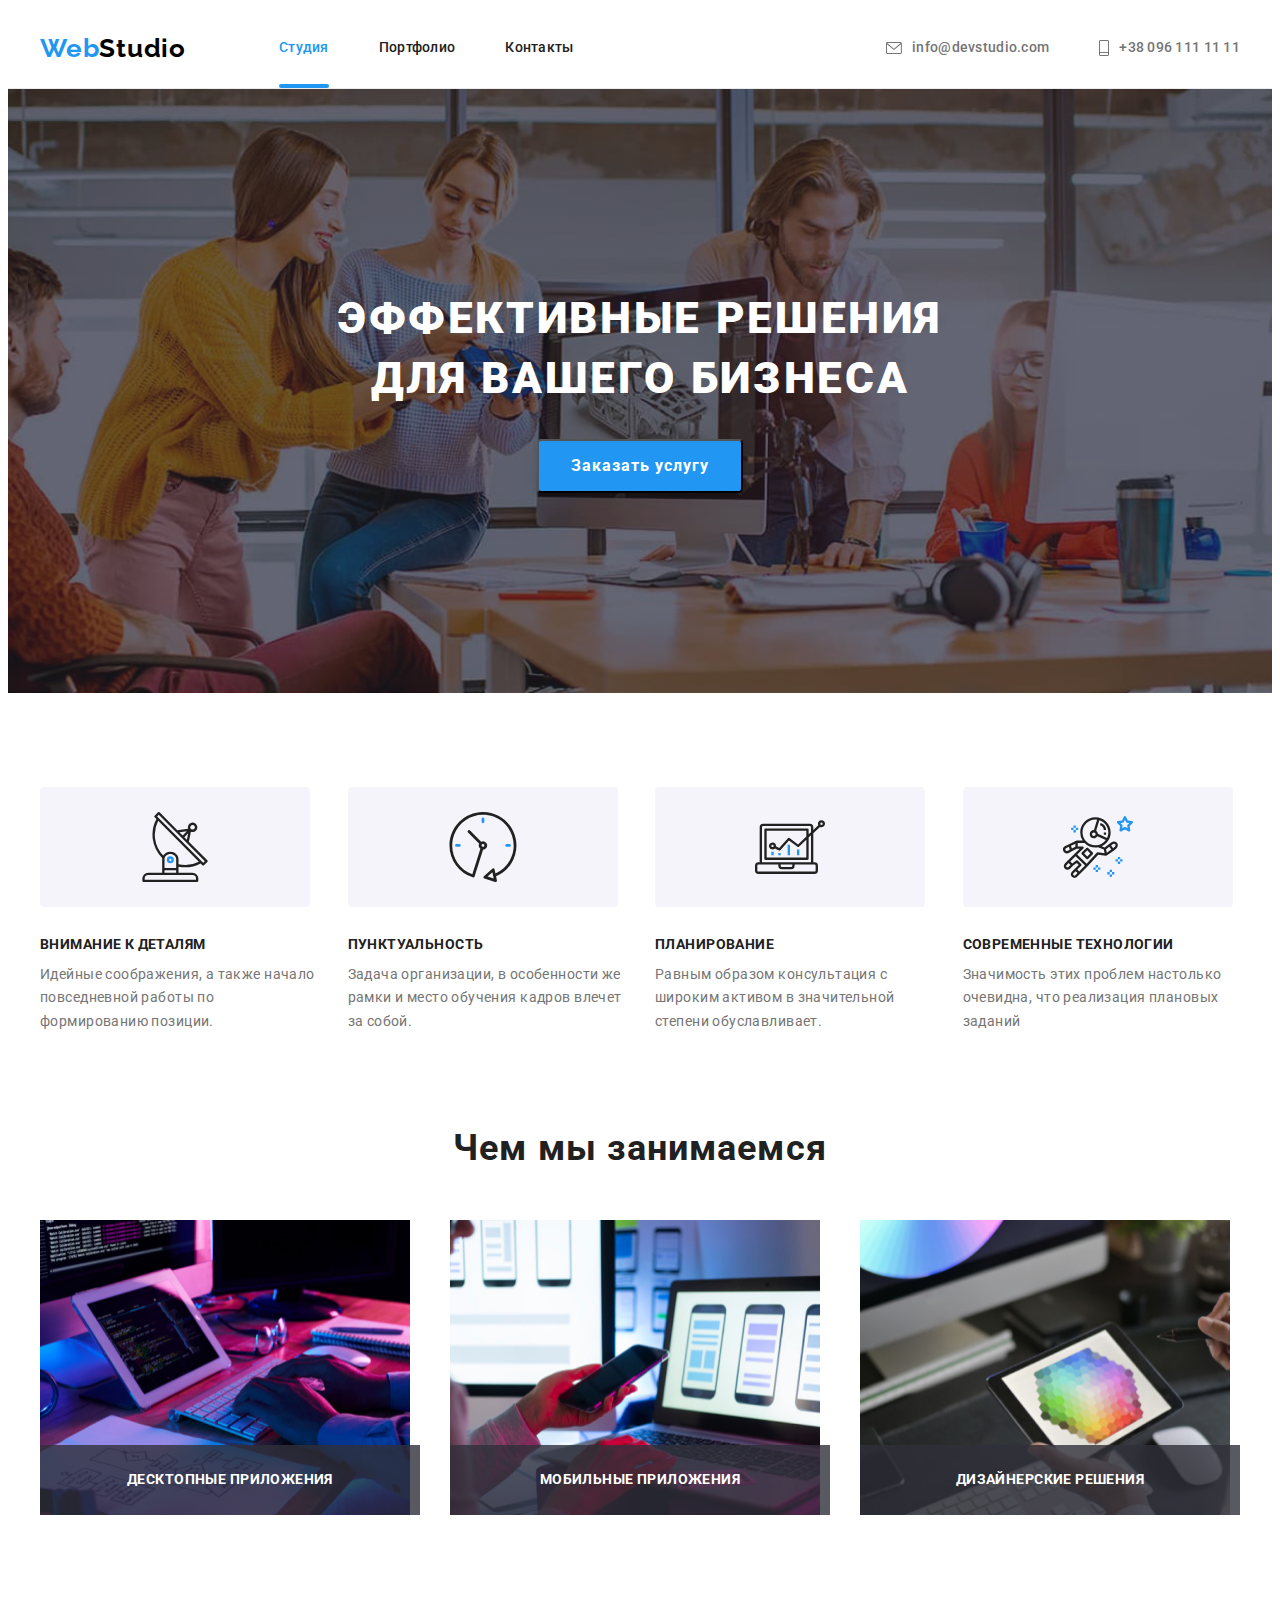
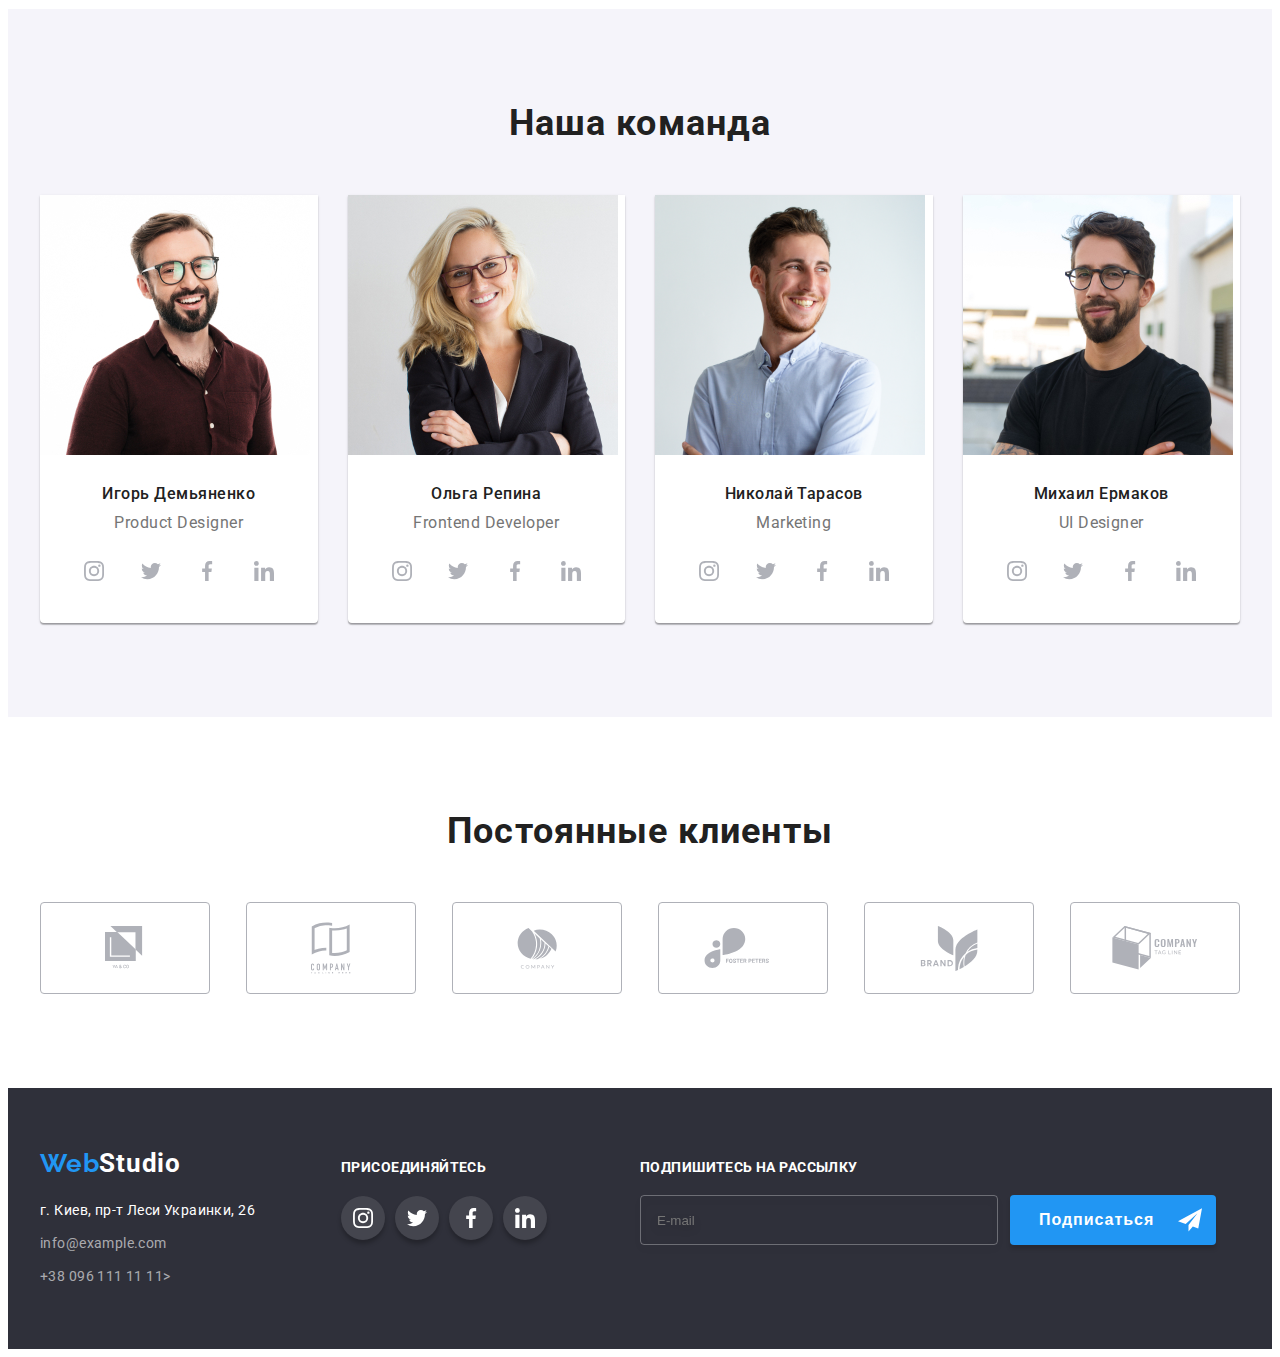
<file: index.html>
<!DOCTYPE html>
<html lang="ru">

<head>
    <meta charset="UTF-8">
    <meta http-equiv="X-UA-Compatible" content="IE=edge">
    <meta name="viewport" content="width=device-width, initial-scale=1.0">
    <title>WebStudio</title>
    <link rel="preconnect" href="https://fonts.gstatic.com">
    <link rel="stylesheet" href="https://cdnjs.cloudflare.com/ajax/libs/modern-normalize/1.1.0/modern-normalize.min.css"
        integrity="sha512-wpPYUAdjBVSE4KJnH1VR1HeZfpl1ub8YT/NKx4PuQ5NmX2tKuGu6U/JRp5y+Y8XG2tV+wKQpNHVUX03MfMFn9Q=="
        crossorigin="anonymous" referrerpolicy="no-referrer" />
    <link href="https://fonts.googleapis.com/css2?family=Raleway:wght@700&family=Roboto:wght@400;500;700;900&display=swap"
        rel="stylesheet">
    <link rel="stylesheet" href="https://cdnjs.cloudflare.com/ajax/libs/animate.css/4.1.1/animate.min.css" />
    <link rel="stylesheet" href="./css/main.min.css">
   
</head>

<body>

    <!--HEADER-->
    <header class="page-header">

        <div class="header-container container">

            <nav class="navigation">
                <a class="logo" href="./index.html"> <span class="logo-span-web">Web</span>Studio</a>
            
                <ul class="menu list">
                    <li class="menu__item">
                        <a class="menu__link link current" href="./index.html">Студия</a>
                    </li>
                    <li class="menu__item">
                        <a class="menu__link link" href="./portfolio.html">Портфолио</a>
                    </li>
                    <li class="menu__item">
                        <a class="menu__link link" href="">Контакты</a>
                    </li>
                </ul>
            </nav>
         
            <ul class="contacts-list list">
                <li class="contacts__item">
                    <a class="contacts-link mail-link link" 
                    href="mailto:info@devstudio.com">
                        <svg class="contacts__icon-mail" width="16" height="12"> 
                            <use href="./images/sprite1.svg#icon-envelope"></use>
                        </svg>
                    info@devstudio.com
                    </a>
                </li>
                <li class="contacts__item">
                     <a class="contacts-link tel-link link" href="tel:+380961111111">
                        <svg class="contacts__icon-tell" width="10" height="16">
                            <use href="./images/sprite1.svg#icon-cell"></use>
                        </svg> 
                        +38 096 111 11 11</a>
                </li>
            </ul>
          
        </div>
        
    </header>

    <!--HERO-->

    <main>

        <section class="hero">

            <div class="hero-container container">
                <h1 class="hero__title">Эффективные решения <br> для вашего бизнеса</h1>
                <button type="button" class="hero__btn" data-modal-open>Заказать услугу</button>
            </div>
            
        </section>

        <!--ADVANTAGES-->

        <section class="advantages">
            <div class="advantages-container container">
                <h2 class="visually-hidden">Преимущества</h2>
                
                <ul class="advantages__list list">
                    <li class="advantages__item">
                    
                        <div class="advantages__box">
                             <svg class="advantages__icon" width="70" height="70">
                                 <use href="./images/sprite1.svg#icon-antenna"></use>
                             </svg>
                        </div>
                        
                        <p class="advantages__slogan">Внимание к деталям</p>
                        <p class="advantages__text">Идейные соображения, а также начало повседневной работы по формированию позиции.</p>
                    </li>

                    <li class="advantages__item">

                        <div class="advantages__box">
                            <svg class="advantages__icon" width="70" height="70">
                                <use href="./images/sprite1.svg#icon-clock"></use>
                            </svg>
                        </div>

                        <p class="advantages__slogan">Пунктуальность</p>
                        <p class="advantages__text">Задача организации, в особенности же рамки и место обучения кадров влечет за собой.</p>
                    </li>

                    <li class="advantages__item">

                        <div class="advantages__box">
                            <svg class="advantages__icon" width="70" height="70">
                                <use href="./images/sprite1.svg#icon-diagram"></use>
                            </svg>
                        </div>

                        <p class="advantages__slogan">Планирование</p>
                        <p class="advantages__text">Равным образом консультация с широким активом в значительной степени обуславливает.</p>
                    </li>

                    <li class="advantages__item">

                        <div class="advantages__box">
                            <svg class="advantages__icon" width="70" height="70">
                                <use href="./images/sprite1.svg#icon-astronaut"></use>
                            </svg>
                        </div>

                        <p class="advantages__slogan">Современные технологии</p>
                        <p class="advantages__text">Значимость этих проблем настолько очевидна, что реализация плановых заданий</p>
                    </li>
                </ul>
            </div>
            
        </section>

        <!--ABOUT-->
        <section class="about section">
           <div class="about-container container">
                <h2 class="about__title">Чем мы занимаемся</h2>
                <ul class="about__list list">
                    <li class="about__item">
                        <img src="./images/about/box_1.jpg" alt="разработчик пишет код на компьютере" width="370" height="295">
                        <div class="about__subtitle">
                            <p class="about__subtitle-text"> Десктопные приложения</p>
                        </div>    
                    </li>
                    <li class="about__item">
                        <img src="./images/about/box_2.jpg" alt="разработчик делает мобильное приложение" width="370" height="295">
                        <div class="about__subtitle">
                            <p class="about__subtitle-text"> Мобильные приложения</p>
                        </div>
                    </li>
                    <li class="about__item">
                        <img src="./images/about/box_3.jpg" alt="цветная палитра на планшете" width="370" height="295">
                        <div class="about__subtitle">
                            <p class="about__subtitle-text"> Дизайнерские решения</p>
                        </div>
                    </li>
                </ul>
           </div>
        </section>

        <!--TEAM-->
        <section class="team section">

           <div class="team-container container">

                <h2 class="team__title">Наша команда</h2>

                <ul class="team__list list">

                    <li class="team__item">
                        <img src="./images/team/igor_pd.jpg" alt="Игорь Демьяненко" width="270" height="260" />
                       
                        <div class="team-box">
                            <h3 class="team__lead">Игорь Демьяненко</h3>
                            <p class="team__expert" lang="en">Product Designer</p>
                            
                            <ul class="social-list list">

                                <li class="social-list__item">
                                    <a class="social-list__link" href="">
                                        <svg class="social-list__icon" width="20" height="20">
                                            <use href="./images/sprite1.svg#icon-instagram"></use>
                                        </svg>
                                    </a>
                                </li>

                                <li class="social-list__item">
                                    <a class="social-list__link" href="">
                                        <svg class="social-list__icon" width="20" height="20">
                                            <use href="./images/sprite1.svg#icon-twitter"></use>
                                        </svg>
                                    </a>
                                </li>

                                <li class="social-list__item">
                                    <a class="social-list__link" href="">
                                        <svg class="social-list__icon" width="20" height="20">
                                            <use href="./images/sprite1.svg#icon-facebook"></use>
                                        </svg>
                                    </a>
                                </li>

                                <li class="social-list__item">
                                    <a class="social-list__link" href="">
                                        <svg class="social-list__icon" width="20" height="20">
                                            <use href="./images/sprite1.svg#icon-linkedin"></use>
                                        </svg>
                                    </a>
                                </li>
                            </ul>
                       </div>
                    </li>

                    <li class="team__item">
                        <img src="./images/team/olga_fd.jpg" alt="Ольга Репина" width="270" height="260" />
                        
                        <div class="team-box">
                            <h3 class="team__lead">Ольга Репина</h3>
                            <p class="team__expert" lang="en">Frontend Developer</p>
                            
                            <ul class="social-list list">

                                <li class="social-list__item">
                                    <a class="social-list__link" href="">
                                        <svg class="social-list__icon" width="20" height="20">
                                            <use href="./images/sprite1.svg#icon-instagram"></use>
                                        </svg>
                                    </a>
                                </li>

                                <li class="social-list__item">
                                    <a class="social-list__link" href="">
                                        <svg class="social-list__icon" width="20" height="20">
                                            <use href="./images/sprite1.svg#icon-twitter"></use>
                                        </svg>
                                    </a>
                                </li>

                                <li class="social-list__item">
                                    <a class="social-list__link" href="">
                                        <svg class="social-list__icon" width="20" height="20">
                                            <use href="./images/sprite1.svg#icon-facebook"></use>
                                        </svg>
                                    </a>
                                </li>

                                <li class="social-list__item">
                                    <a class="social-list__link" href="">
                                        <svg class="social-list__icon" width="20" height="20">
                                            <use href="./images/sprite1.svg#icon-linkedin"></use>
                                        </svg>
                                    </a>
                                </li>
                            </ul>
                        </div>
                    </li>

                    <li class="team__item">
                        <img src="./images/team/nikolay_m.jpg" alt="Николай Тарасов" width="270" height="260" />
                        
                        <div class="team-box">
                            <h3 class="team__lead">Николай Тарасов</h3>
                            <p class="team__expert" lang="en">Marketing</p>
                            
                            <ul class="social-list list">
                                
                                <li class="social-list__item">
                                    <a class="social-list__link" href="">
                                        <svg class="social-list__icon" width="20" height="20">
                                            <use href="./images/sprite1.svg#icon-instagram"></use>
                                        </svg>
                                    </a>
                                </li>

                                <li class="social-list__item">
                                    <a class="social-list__link" href="">
                                        <svg class="social-list__icon" width="20" height="20">
                                            <use href="./images/sprite1.svg#icon-twitter"></use>
                                        </svg>
                                    </a>
                                </li>

                                <li class="social-list__item">
                                    <a class="social-list__link" href="">
                                        <svg class="social-list__icon" width="20" height="20">
                                            <use href="./images/sprite1.svg#icon-facebook"></use>
                                        </svg>
                                    </a>
                                </li>

                                <li class="social-list__item">
                                    <a class="social-list__link" href="">
                                        <svg class="social-list__icon" width="20" height="20">
                                            <use href="./images/sprite1.svg#icon-linkedin"></use>
                                        </svg>
                                    </a>
                                </li>
                            </ul>
                        </div>
                    </li>

                    <li class="team__item">
                        <img src="./images/team/michael_ui.jpg" alt="Михаил Ермаков" width="270" height="260" />
                        
                        <div class="team-box">
                            <h3 class="team__lead">Михаил Ермаков</h3>
                            <p class="team__expert" lang="en">UI Designer</p>
                            
                            <ul class="social-list list">

                                <li class="social-list__item">
                                    <a class="social-list__link" href="">
                                        <svg class="social-list__icon" width="20" height="20">
                                            <use href="./images/sprite1.svg#icon-instagram"></use>
                                        </svg>
                                    </a>
                                </li>

                                <li class="social-list__item">
                                    <a class="social-list__link" href="">
                                        <svg class="social-list__icon" width="20" height="20">
                                            <use href="./images/sprite1.svg#icon-twitter"></use>
                                        </svg>
                                    </a>
                                </li>

                                <li class="social-list__item">
                                    <a class="social-list__link" href="">
                                        <svg class="social-list__icon" width="20" height="20">
                                            <use href="./images/sprite1.svg#icon-facebook"></use>
                                        </svg>
                                    </a>
                                </li>

                                <li class="social-list__item">
                                    <a class="social-list__link" href="">
                                        <svg class="social-list__icon" width="20" height="20">
                                            <use href="./images/sprite1.svg#icon-linkedin"></use>
                                        </svg>
                                    </a>
                                </li>
                            </ul>
                        </div>
                    </li>
                </ul>
           </div>
        </section>

        <!--CLIENTS-->

        <section class="clients section">

            <div class="clients-container container">
                <h2 class="clients__title">Постоянные клиенты</h2>

                <ul class="clients-list list">

                    <li class="clients__item">
                        <a class="clients__link" href="">
                             <svg class="clients__icon" width="41" height="47">
                                 <use href="./images/sprite1.svg#icon-logo-one">
                                 </use>
                            </svg>
                        </a>
                    </li>

                    <li class="clients__item">
                        <a class="clients__link" href="">
                            <svg class="clients__icon" width="40" height="52">
                                <use href=" ./images/sprite1.svg#icon-logo-two">
                                </use>
                            </svg>
                        </a>
                    </li>

                    <li class="clients__item">
                        <a class="clients__link" href="">
                            <svg class="clients__icon" width="43" height="41">
                                <use href=" ./images/sprite1.svg#icon-logo-three">
                                </use>
                            </svg>
                        </a>
                    </li>

                    <li class="clients__item">
                        <a class="clients__link" href="">
                            <svg class="clients__icon" width="84" height="41">
                                <use href=" ./images/sprite1.svg#icon-logo-four">
                                </use>
                            </svg>
                        </a>
                    </li>

                    <li class="clients__item">
                        <a class="clients__link" href="">
                            <svg class="clients__icon" width="62" height="45">
                                <use href=" ./images/sprite1.svg#icon-logo-five">
                                </use>
                            </svg>
                        </a>
                    </li>

                    <li class="clients__item">
                        <a class="clients__link" href="">
                            <svg class="clients__icon" width="94" height="44">
                                <use href=" ./images/sprite1.svg#icon-logo-six">
                                </use>
                            </svg>
                        </a>
                    </li>
                </ul>
            </div>

        </section>

    </main>

    <!--FOOTER-->
    <footer class="footer">

        <div class="footer-container container">

            <div class="footer-contacts">
                <a class="logo-footer" href="./index.html"> <span class="logo-span-web">Web</span>Studio</a>
            
                <address class="main-contacts">

                    <ul class="main-contacts-list list">
                        <li class="main-contacts-item">
                            <a class="main-contacts-address link" href="https://goo.gl/maps/KySXoCqitBk37qCa6">г. Киев, пр-т Леси
                                Украинки, 26</a>
                        </li>

                        <li class="main-contacts-item">
                            <a class="main-contacts-mail link" href="mailto:info@example.com">info@example.com</a>
                        </li>

                        <li class="main-contacts-item">
                            <a class="main-contacts-tel link" href="tel:+380961111111">+38 096 111 11 11></a>
                        </li>
                    </ul>
                </address>
            </div>
            
            <div class="footer-social">
                <h3 class="footer-social-title">Присоединяйтесь</h3>
            
                <ul class="footer-social-list list">

                    <li class="footer-social-list-item">
                        <a class="footer-social-list-link" href="">
                            <svg class="footer-social-list-icon" width="20" height="20">
                                <use href="./images/sprite1.svg#icon-instagram"></use>
                            </svg>
                        </a>
                    </li>

                    <li class="footer-social-list-item">
                        <a class="footer-social-list-link" href="">
                            <svg class="footer-social-list-icon" width="20" height="20">
                                <use href="./images/sprite1.svg#icon-twitter"></use>
                            </svg>
                        </a>
                    </li>

                    <li class="footer-social-list-item">
                        <a class="footer-social-list-link" href="">
                            <svg class="footer-social-list-icon" width="20" height="20">
                                <use href="./images/sprite1.svg#icon-facebook"></use>
                            </svg>
                        </a>
                    </li>
                    
                    <li class="footer-social-list-item">
                        <a class="footer-social-list-link" href="">
                            <svg class="footer-social-list-icon" width="20" height="20">
                                <use href="./images/sprite1.svg#icon-linkedin"></use>
                            </svg>
                        </a>
                    </li>
                </ul>         
            </div>

            
            
            <div class="footer-form-wrapper">
                <p class="footer-form-head">Подпишитесь на рассылку</p>
                
                <form class="footer-form" action="#">
                
                    <div class="footer-form-inner">
                        
                        <label class="footer-form-field">
                            <input class="footer-form-input" type="email" name="subscribe-email" placeholder="E-mail" required>
                        </label>
                             
                        <button class="footer-form-btn" type="submit">Подписаться 
                            <svg class="footer-form-icon" width="24" height="24">
                                <use href="./images/sprite1.svg#icon-icon-send"></use>
                            </svg> 
                        </button>
                    </div>
                
                </form>
            </div>

        </div>
    </footer>

    <div class="backdrop is-hidden" data-modal>
        <div class="modal">
            <button type="button" class="modal-close-btn" data-modal-close>
                <svg class="close-btn-icon" width="18" height="18">
                    <use href="./images/sprite1.svg#icon-close-btn"></use>
                </svg>
            </button>
            
            <form class="modal-form" action="#">

                <p class="modal-form-head">Оставьте свои данные, мы вам перезвоним</p>
                <label class="modal-form-field">
                    Имя
                    <span class="modal-form-input-wrapper">
                        <input class="modal-form-input" type="text" name="user-name" 
                        minlength="2" pattern="[a-zA-Zа-яёА-ЯЁ]+" title="Имя должно содержать символы кириллицы или латиницы" required>
                        <svg class="modal-form-icon" width="18" height="18">
                            <use href="./images/sprite1.svg#icon-person-black-icon"></use>
                        </svg>
                    </span>
                </label>

                <label class="modal-form-field">
                    Телефон
                    <span class="modal-form-input-wrapper">
                        <input class="modal-form-input" type="tel" name="user-phone"
                        pattern="[0-9]{3}-[0-9]{3}-[0-9]{2}-[0-9]{2}" title="099-999-99-99" required>
                        <svg class="modal-form-icon" width="18" height="18">
                            <use href="./images/sprite1.svg#icon-phone-black-icon"></use>
                        </svg>
                    </span>
                </label>

                <label class="modal-form-field">
                    Почта
                    <span class="modal-form-input-wrapper">
                        <input class="modal-form-input" type="email" name="user-email" required>
                        <svg class="modal-form-icon" width="18" height="18">
                            <use href="./images/sprite1.svg#icon-email-black-icon"></use>
                        </svg>
                    </span>
                </label>

                <label class="modal-form-field">
                    Коментарий
                    <textarea class="modal-form-message" name="user-message" placeholder="Введите текст"></textarea>
                </label>

                <input class="modal-form-checkbox visually-hidden" type="checkbox" id="accept-policy">
                <label class="modal-form-checkbox-label" for="accept-policy">Соглашаюсь с рассылкой и принимаю&nbsp; 
                    <a class="modal-form-label-link" href="#">Условия договора</a>
                </label>

                <button class="modal-form-button" type="submit">Отправить</button>

                
            </form>

        </div>
    </div>
    
    <script src="./js/modal.js"></script>

</body>

</html>
</file>
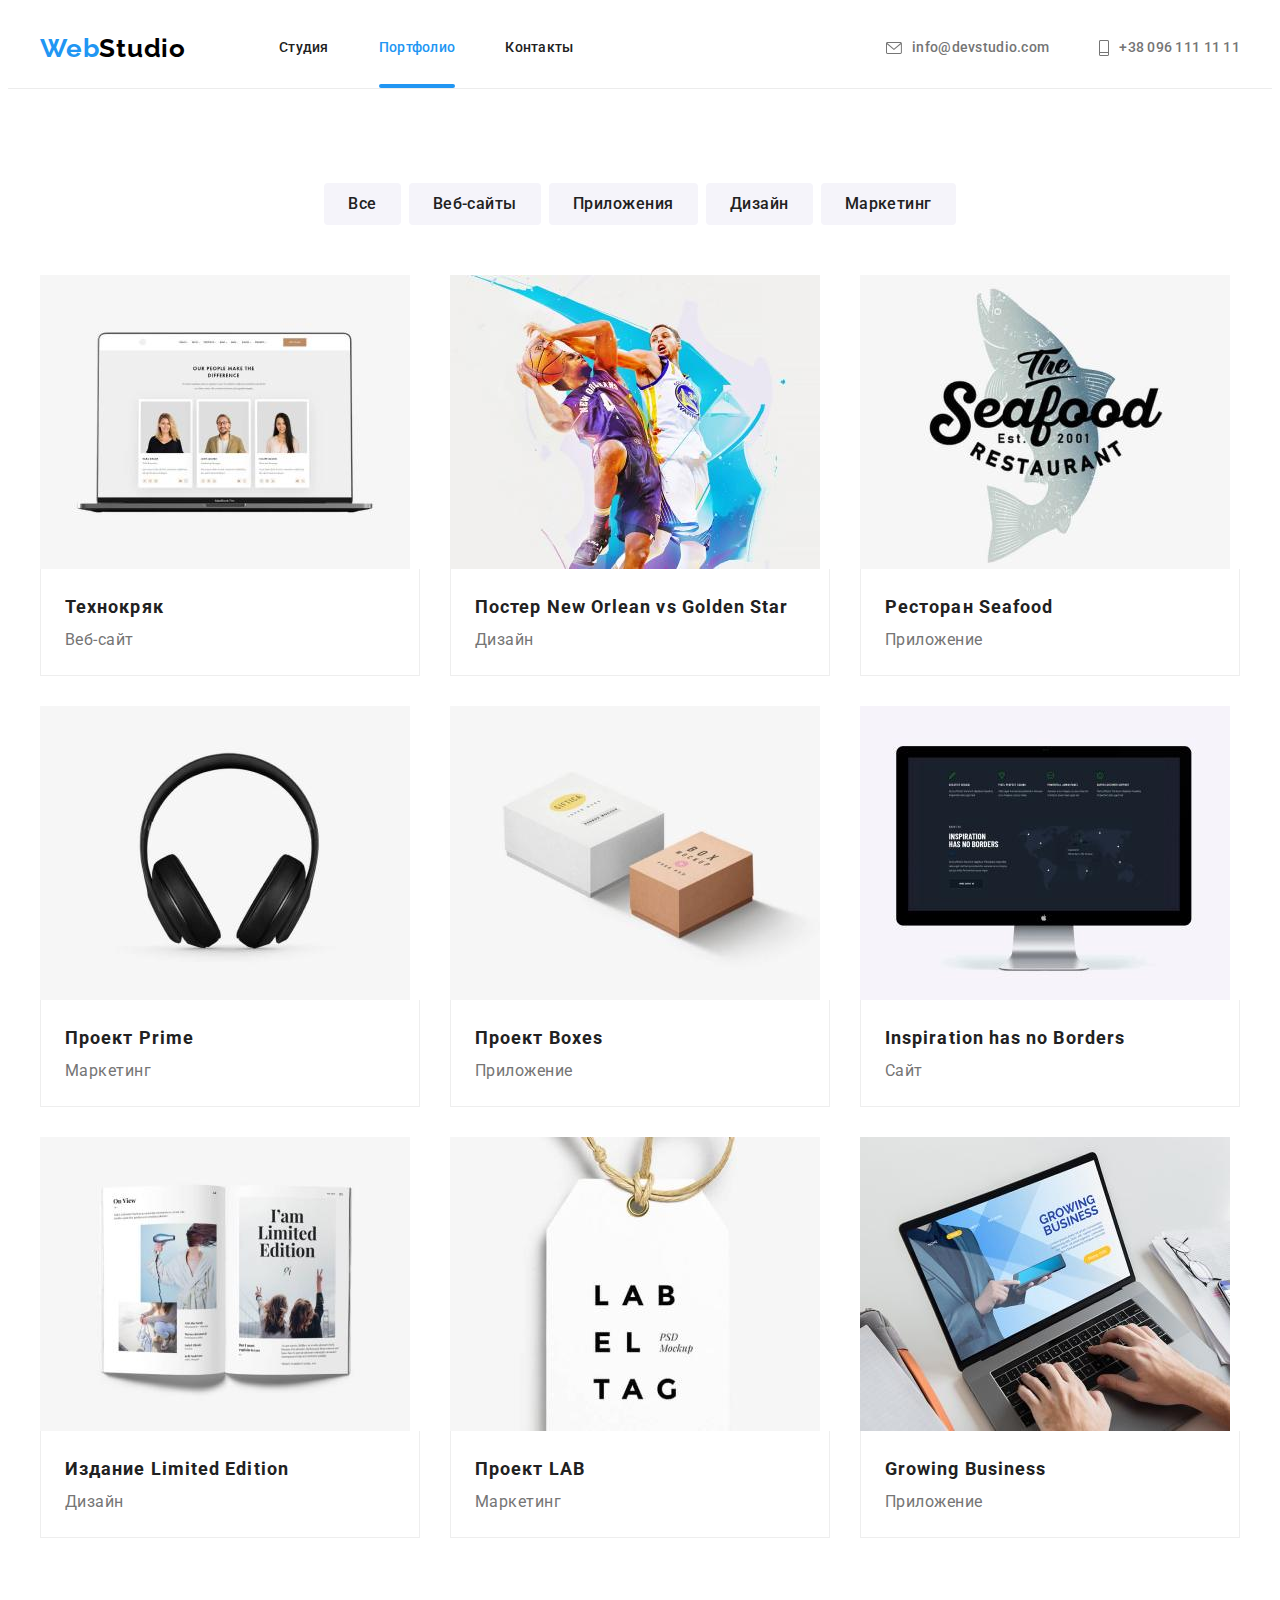
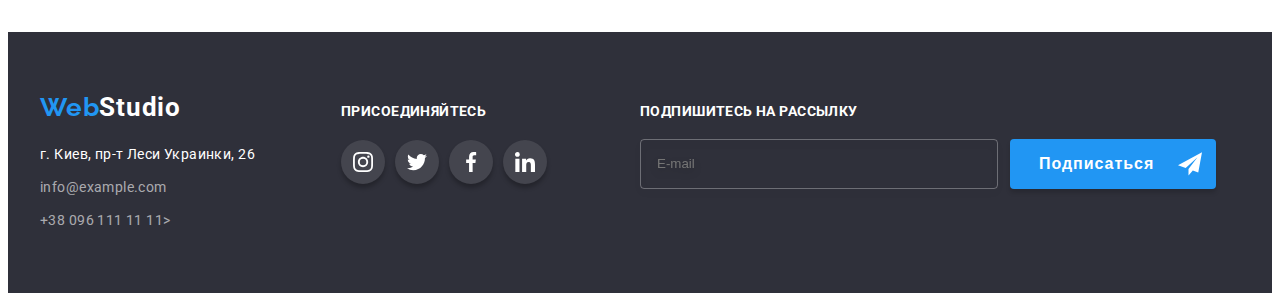
<file: portfolio.html>
<!DOCTYPE html>
<html lang="ru">

<head>
    <meta charset="UTF-8">
    <meta http-equiv="X-UA-Compatible" content="IE=edge">
    <meta name="viewport" content="width=device-width, initial-scale=1.0">
    <title>WebStudio</title>
    <link rel="stylesheet" href="https://cdnjs.cloudflare.com/ajax/libs/modern-normalize/1.1.0/modern-normalize.min.css"
        integrity="sha512-wpPYUAdjBVSE4KJnH1VR1HeZfpl1ub8YT/NKx4PuQ5NmX2tKuGu6U/JRp5y+Y8XG2tV+wKQpNHVUX03MfMFn9Q=="
        crossorigin="anonymous" referrerpolicy="no-referrer"/>
    <link rel="stylesheet" href="./css/main.min.css">
    <link href="https://fonts.googleapis.com/css2?family=Raleway:wght@700&family=Roboto:wght@400;500;700;900&display=swap"
        rel="stylesheet">
</head>

<body>

<!--HEADER-->
<header class="page-header">

    <div class="header-container container">

        <nav class="navigation">
            <a class="logo" href="./index.html"> <span class="logo-span-web">Web</span>Studio</a>

            <ul class="menu list">
                <li class="menu__item">
                    <a class="menu__link link" href="./index.html">Студия</a>
                </li>
                <li class="menu__item">
                    <a class="menu__link link current" href="./portfolio.html">Портфолио</a>
                </li>
                <li class="menu__item">
                    <a class="menu__link link" href="">Контакты</a>
                </li>
            </ul>
        </nav>

        <ul class="contacts-list list">
            <li class="contacts__item">
                <a class="contacts-link mail-link link" href="mailto:info@devstudio.com">
                    <svg class="contacts__icon-mail" width="16" height="12">
                        <use href="./images/sprite1.svg#icon-envelope"></use>
                    </svg>
                    info@devstudio.com
                </a>
            </li>
            <li class="contacts__item">
                <a class="contacts-link tel-link link" href="tel:+380961111111">
                    <svg class="contacts__icon-tell" width="10" height="16">
                        <use href="./images/sprite1.svg#icon-cell"></use>
                    </svg>
                    +38 096 111 11 11</a>
            </li>
        </ul>

    </div>

</header>

    <!--portfolio projects-->

    <main>

        <section class="portfolio section">

            <div class="portfolio-container container">

                <ul class="btn-portfolio-list list">
                    <li class="btn-portfolio-item">
                        <button class="btn-portfolio" type="button">Все</button>
                    </li>
                    <li class="btn-portfolio-item">
                        <button class="btn-portfolio" type="button">Веб-сайты</button>
                    </li>
                    <li class="btn-portfolio-item">
                        <button class="btn-portfolio" type="button">Приложения</button>
                    </li>
                    <li class="btn-portfolio-item">
                        <button class="btn-portfolio" type="button">Дизайн</button>
                    </li>
                    <li class="btn-portfolio-item">
                        <button class="btn-portfolio" type="button">Маркетинг</button>
                    </li>
                </ul>
                
                <ul class="portfolio-link-list list">

                    <li class="portfolio-link-item">
                        <a class="portfolio-card-link link" href="">
                            <div class="portfolio-card-img">
                                <img src="./images/portfolio/project_technokryak.jpg" alt="макет веб-сайта на экране ноутбука" width="370" height="294">
                                <p class="overlay">Технокряк это современная площадка распространения коронавируса. Компании используют эту платформу
                                для цифрового
                                шпионажа и атак на защищённые сервера конкурентов. </p>
                            </div>                              

                            <div class="portfolio-link-box">
                                <h3 class="portfolio-link-list-title">Технокряк</h3>
                                <p class="portfolio-link-list-category">Веб-сайт</p>
                            </div>

                        </a>
                    </li>

                    <li class="portfolio-link-item">
                        <a class="portfolio-card-link link" href="">
                            <div class="portfolio-card-img">
                                <img src="./images/portfolio/project_poster.jpg" alt="постер баскетбольного матча" width="370" height="294">
                                <p class="overlay"></p>
                            </div>

                            <div class="portfolio-link-box">
                                <h3 class="portfolio-link-list-title">Постер <span lang="en">New Orlean vs Golden Star</span> </h3>
                                <p class="portfolio-link-list-category">Дизайн</p>
                            </div>

                        </a>
                    </li>

                    <li class="portfolio-link-item">
                        <a class="portfolio-card-link link" href="">
                            <div class="portfolio-card-img">
                                <img src="./images/portfolio/project_sea_food.jpg" alt="логотип ресторана" width="370" height="294">
                                <p class="overlay"></p>
                            </div>
                            
                            <div class="portfolio-link-box">
                                <h3 class="portfolio-link-list-title">Ресторан <span lang="en">Seafood</span> </h3>
                                <p class="portfolio-link-list-category">Приложение</p>
                            </div>

                        </a>
                    </li>

                    <li class="portfolio-link-item">
                        <a class="portfolio-card-link link" href="">
                            <div class="portfolio-card-img">
                                <img src="./images/portfolio/project_prime.jpg" alt="наушники" width="370" height="294">
                                <p class="overlay"></p>
                            </div>
                            
                            <div class="portfolio-link-box">
                                <h3 class="portfolio-link-list-title">Проект <span lang="en">Prime</span> </h3>
                                <p class="portfolio-link-list-category">Маркетинг</p>
                            </div>

                        </a>
                    </li>

                    <li class="portfolio-link-item">
                        <a class="portfolio-card-link link" href="">
                            <div class="portfolio-card-img">
                                <img src="./images/portfolio/project_box.jpg" alt="коробки" width="370" height="294">
                                <p class="overlay"></p>
                            </div>
                            
                            <div class="portfolio-link-box">
                                <h3 class="portfolio-link-list-title">Проект Boxes</h3>
                                <p class="portfolio-link-list-category">Приложение</p>
                            </div>

                        </a>
                    </li>

                    <li class="portfolio-link-item">
                        <a class="portfolio-card-link link" href="">
                            <div class="portfolio-card-img">
                                <img src="./images/portfolio/inspiration_borders.jpg" alt="макет веб-сайта на мониторе" width="370" height="294">
                                <p class="overlay"></p>
                            </div>
                            
                            <div class="portfolio-link-box">
                                <h3 lang="en" class="portfolio-link-list-title">Inspiration has no Borders</h3>
                                <p class="portfolio-link-list-category">Cайт</p>
                            </div>

                        </a>
                    </li>

                    <li class="portfolio-link-item">
                        <a class="portfolio-card-link link" href="">
                            <div class="portfolio-card-img">
                                <img src="./images/portfolio/limited_edition.jpg" alt="издание журнала" width="370" height="294">
                                <p class="overlay"></p>
                            </div>
                            
                            <div class="portfolio-link-box">
                                <h3 class="portfolio-link-list-title">Издание <span lang="en">Limited Edition</span> </h3>
                                <p class="portfolio-link-list-category">Дизайн</p>
                            </div>

                        </a>
                    </li>

                    <li class="portfolio-link-item">
                        <a class="portfolio-card-link link" href="">
                            <div class="portfolio-card-img">
                                <img src="./images/portfolio/project_lab.jpg" alt="эмблема проекта" width="370" height="294">
                                <p class="overlay"></p>
                            </div>
                            
                            <div class="portfolio-link-box">
                                <h3 class="portfolio-link-list-title">Проект <span lang="en">LAB</span> </h3>
                                <p class="portfolio-link-list-category"> Маркетинг</p>
                            </div>

                        </a>
                    </li>

                    <li class="portfolio-link-item">
                        <a class="portfolio-card-link link" href="">
                            <div class="portfolio-card-img">
                                <img src="./images/portfolio/growing.jpg" alt="работа приложения на ноутбуке" width="370" height="294">
                                <p class="overlay"></p>
                            </div>
                            
                            <div class="portfolio-link-box">
                                <h3 lang="en" class="portfolio-link-list-title">Growing Business</h3>
                                <p class="portfolio-link-list-category">Приложение</p>
                            </div>

                        </a>
                    </li>
                </ul>

            </div>

        </section>

    </main>

    <!--FOOTER-->
    <footer class="footer">
    
        <div class="footer-container container">
    
            <div class="footer-contacts">
                <a class="logo-footer" href="./index.html"> <span class="logo-span-web">Web</span>Studio</a>
    
                <address class="main-contacts">
    
                    <ul class="main-contacts-list list">
                        <li class="main-contacts-item">
                            <a class="main-contacts-address link" href="https://goo.gl/maps/KySXoCqitBk37qCa6">г. Киев, пр-т
                                Леси
                                Украинки, 26</a>
                        </li>
    
                        <li class="main-contacts-item">
                            <a class="main-contacts-mail link" href="mailto:info@example.com">info@example.com</a>
                        </li>
    
                        <li class="main-contacts-item">
                            <a class="main-contacts-tel link" href="tel:+380961111111">+38 096 111 11 11></a>
                        </li>
                    </ul>
                </address>
            </div>
    
            <div class="footer-social">
                <h3 class="footer-social-title">Присоединяйтесь</h3>
    
                <ul class="footer-social-list list">
    
                    <li class="footer-social-list-item">
                        <a class="footer-social-list-link" href="">
                            <svg class="footer-social-list-icon" width="20" height="20">
                                <use href="./images/sprite1.svg#icon-instagram"></use>
                            </svg>
                        </a>
                    </li>
    
                    <li class="footer-social-list-item">
                        <a class="footer-social-list-link" href="">
                            <svg class="footer-social-list-icon" width="20" height="20">
                                <use href="./images/sprite1.svg#icon-twitter"></use>
                            </svg>
                        </a>
                    </li>
    
                    <li class="footer-social-list-item">
                        <a class="footer-social-list-link" href="">
                            <svg class="footer-social-list-icon" width="20" height="20">
                                <use href="./images/sprite1.svg#icon-facebook"></use>
                            </svg>
                        </a>
                    </li>
    
                    <li class="footer-social-list-item">
                        <a class="footer-social-list-link" href="">
                            <svg class="footer-social-list-icon" width="20" height="20">
                                <use href="./images/sprite1.svg#icon-linkedin"></use>
                            </svg>
                        </a>
                    </li>
                </ul>
            </div>
    
    
    
            <div class="footer-form-wrapper">
                <p class="footer-form-head">Подпишитесь на рассылку</p>
    
                <form class="footer-form" action="#">
    
                    <div class="footer-form-inner">
    
                        <label class="footer-form-field">
                            <input class="footer-form-input" type="email" name="subscribe-email" placeholder="E-mail"
                                required>
                        </label>
    
                        <button class="footer-form-btn" type="submit">Подписаться
                            <svg class="footer-form-icon" width="24" height="24">
                                <use href="./images/sprite1.svg#icon-icon-send"></use>
                            </svg>
                        </button>
                    </div>
    
                </form>
            </div>
    
        </div>
    </footer>

</body>

</html>
</file>
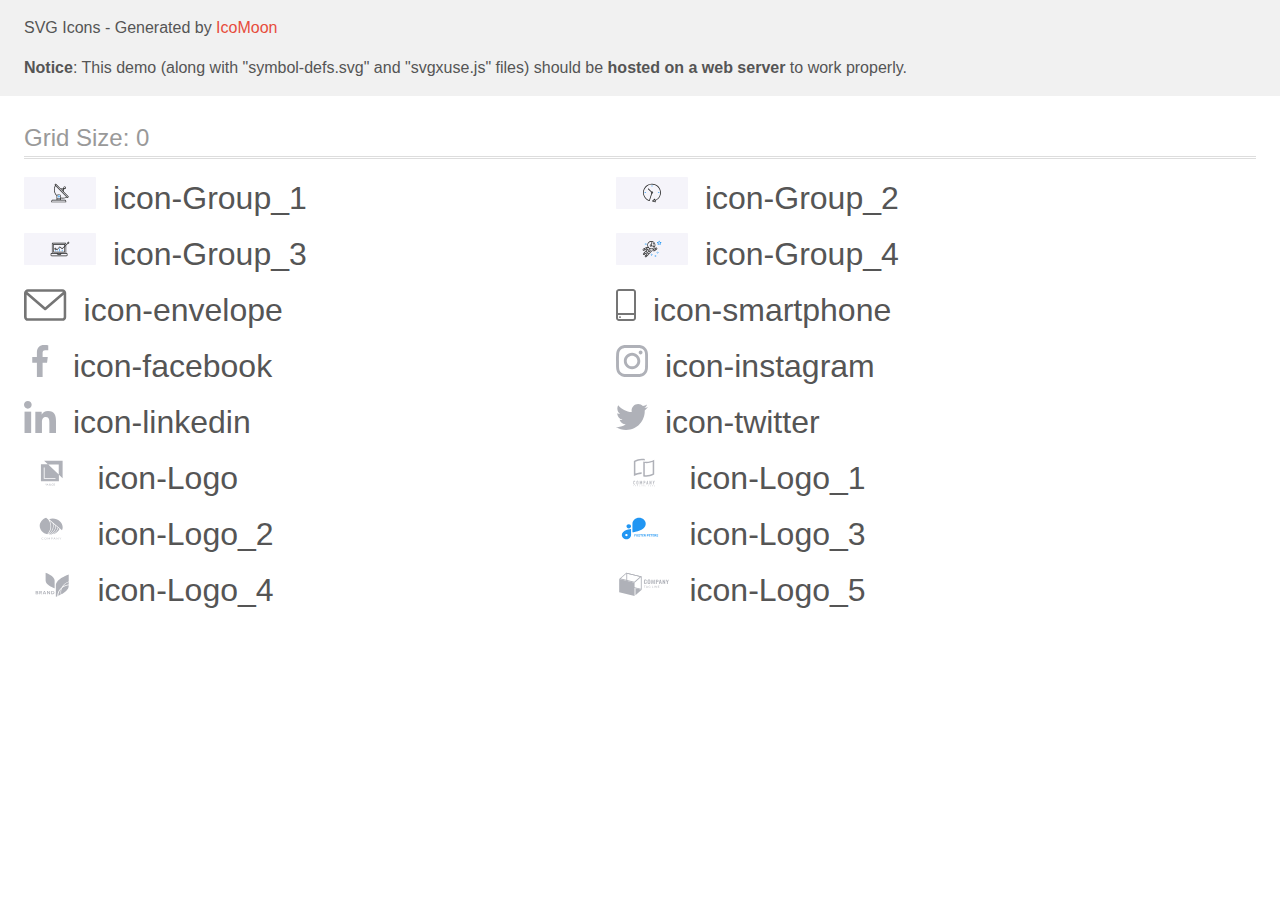
<file: images/icon/icomoon/demo-external-svg.html>
<!doctype html>
<html>
<head>
    <title>IcoMoon - SVG Icons</title>
    <meta charset="utf-8">
    <meta name="viewport" content="width=device-width, initial-scale=1">
    <link rel="stylesheet" href="demo-files/demo.css">
    <link rel="stylesheet" href="style.css">
</head>
<body>
<header class="bgc1 clearfix">
<div class="mhl">
    <p>SVG Icons - Generated by <a href="https://icomoon.io/app">IcoMoon</a></p><p><strong>Notice</strong>: This demo (along with "symbol-defs.svg" and "svgxuse.js" files) should be <b>hosted on a web server</b> to work properly.</p>
</div>
</header>
    <div class="clearfix mhl ptl">
        <h1 class="mvm mtn fgc1">Grid Size: 0</h1>
        <div class="glyph fs1">
            <div class="clearfix pbs">
                <svg class="icon icon-Group_1"><use xlink:href="symbol-defs.svg#icon-Group_1"></use></svg><span class="name"> icon-Group_1</span>
            </div>
        </div>
        <div class="glyph fs1">
            <div class="clearfix pbs">
                <svg class="icon icon-Group_2"><use xlink:href="symbol-defs.svg#icon-Group_2"></use></svg><span class="name"> icon-Group_2</span>
            </div>
        </div>
        <div class="glyph fs1">
            <div class="clearfix pbs">
                <svg class="icon icon-Group_3"><use xlink:href="symbol-defs.svg#icon-Group_3"></use></svg><span class="name"> icon-Group_3</span>
            </div>
        </div>
        <div class="glyph fs1">
            <div class="clearfix pbs">
                <svg class="icon icon-Group_4"><use xlink:href="symbol-defs.svg#icon-Group_4"></use></svg><span class="name"> icon-Group_4</span>
            </div>
        </div>
        <div class="glyph fs1">
            <div class="clearfix pbs">
                <svg class="icon icon-envelope"><use xlink:href="symbol-defs.svg#icon-envelope"></use></svg><span class="name"> icon-envelope</span>
            </div>
        </div>
        <div class="glyph fs1">
            <div class="clearfix pbs">
                <svg class="icon icon-smartphone"><use xlink:href="symbol-defs.svg#icon-smartphone"></use></svg><span class="name"> icon-smartphone</span>
            </div>
        </div>
        <div class="glyph fs1">
            <div class="clearfix pbs">
                <svg class="icon icon-facebook"><use xlink:href="symbol-defs.svg#icon-facebook"></use></svg><span class="name"> icon-facebook</span>
            </div>
        </div>
        <div class="glyph fs1">
            <div class="clearfix pbs">
                <svg class="icon icon-instagram"><use xlink:href="symbol-defs.svg#icon-instagram"></use></svg><span class="name"> icon-instagram</span>
            </div>
        </div>
        <div class="glyph fs1">
            <div class="clearfix pbs">
                <svg class="icon icon-linkedin"><use xlink:href="symbol-defs.svg#icon-linkedin"></use></svg><span class="name"> icon-linkedin</span>
            </div>
        </div>
        <div class="glyph fs1">
            <div class="clearfix pbs">
                <svg class="icon icon-twitter"><use xlink:href="symbol-defs.svg#icon-twitter"></use></svg><span class="name"> icon-twitter</span>
            </div>
        </div>
        <div class="glyph fs1">
            <div class="clearfix pbs">
                <svg class="icon icon-Logo"><use xlink:href="symbol-defs.svg#icon-Logo"></use></svg><span class="name"> icon-Logo</span>
            </div>
        </div>
        <div class="glyph fs1">
            <div class="clearfix pbs">
                <svg class="icon icon-Logo_1"><use xlink:href="symbol-defs.svg#icon-Logo_1"></use></svg><span class="name"> icon-Logo_1</span>
            </div>
        </div>
        <div class="glyph fs1">
            <div class="clearfix pbs">
                <svg class="icon icon-Logo_2"><use xlink:href="symbol-defs.svg#icon-Logo_2"></use></svg><span class="name"> icon-Logo_2</span>
            </div>
        </div>
        <div class="glyph fs1">
            <div class="clearfix pbs">
                <svg class="icon icon-Logo_3"><use xlink:href="symbol-defs.svg#icon-Logo_3"></use></svg><span class="name"> icon-Logo_3</span>
            </div>
        </div>
        <div class="glyph fs1">
            <div class="clearfix pbs">
                <svg class="icon icon-Logo_4"><use xlink:href="symbol-defs.svg#icon-Logo_4"></use></svg><span class="name"> icon-Logo_4</span>
            </div>
        </div>
        <div class="glyph fs1">
            <div class="clearfix pbs">
                <svg class="icon icon-Logo_5"><use xlink:href="symbol-defs.svg#icon-Logo_5"></use></svg><span class="name"> icon-Logo_5</span>
            </div>
        </div>
  </div>
<script defer src="svgxuse.js"></script>
</body>
</html>
</file>
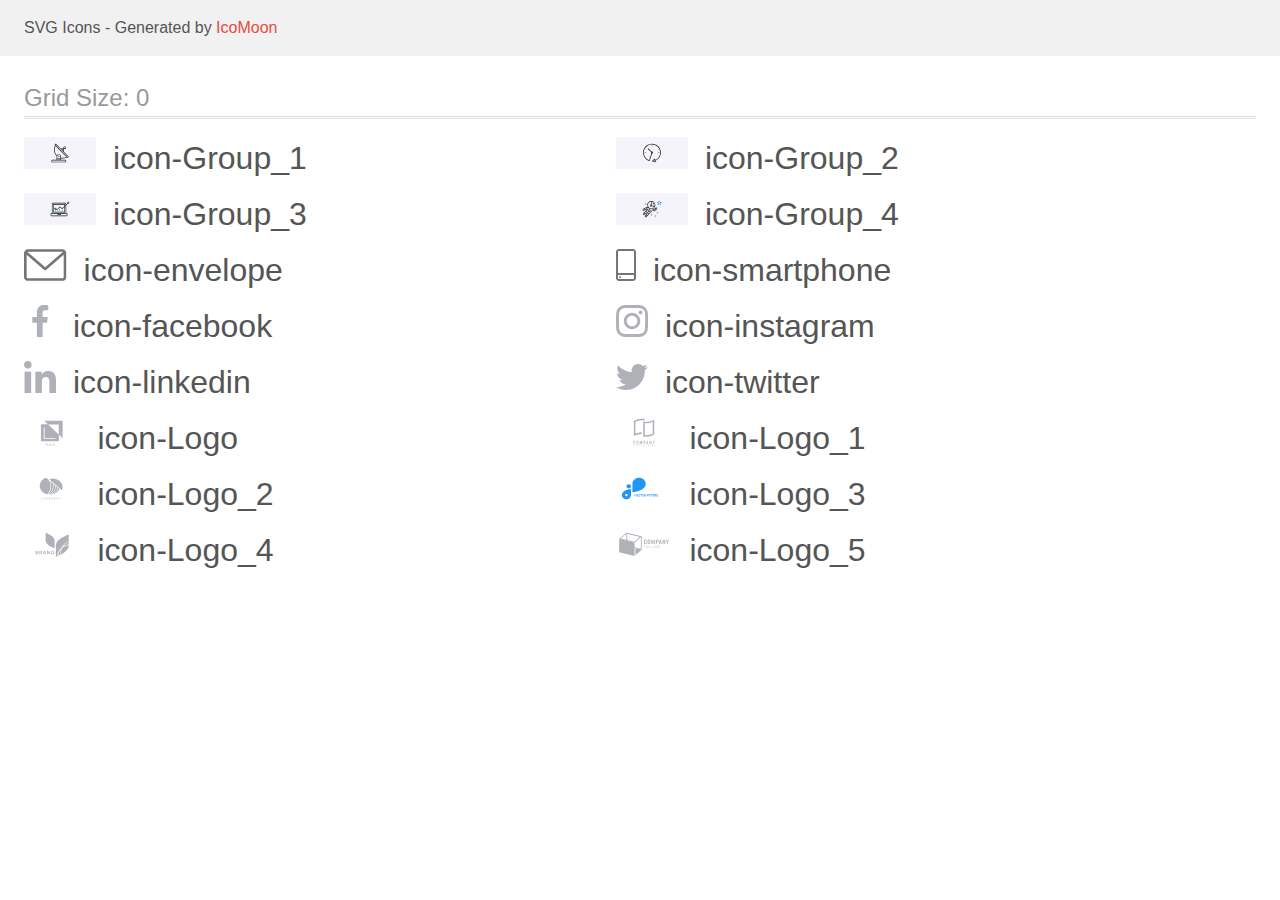
<file: images/icon/icomoon/demo.html>
<!doctype html>
<html>
<head>
    <title>IcoMoon - SVG Icons</title>
    <meta charset="utf-8">
    <meta name="viewport" content="width=device-width, initial-scale=1">
    <link rel="stylesheet" href="demo-files/demo.css">
    <link rel="stylesheet" href="style.css">
</head>
<body>
<svg aria-hidden="true" style="position: absolute; width: 0; height: 0; overflow: hidden;" version="1.1" xmlns="http://www.w3.org/2000/svg" xmlns:xlink="http://www.w3.org/1999/xlink">
<defs>
<symbol id="icon-Group_1" viewBox="0 0 72 32">
<path fill="#f5f4fa" style="fill: var(--color1, #f5f4fa)" d="M1.067 0h69.867c0.589 0 1.067 0.478 1.067 1.067v29.867c0 0.589-0.478 1.067-1.067 1.067h-69.867c-0.589 0-1.067-0.478-1.067-1.067v-29.867c0-0.589 0.478-1.067 1.067-1.067z"></path>
<path fill="#212121" style="fill: var(--color2, #212121)" d="M44.618 19.557l-4.925-4.961 0.547-2.692c0.141 0.055 0.291 0.084 0.442 0.085h0.004c0.695 0.008 1.266-0.549 1.274-1.244s-0.549-1.266-1.245-1.274c-0.695-0.008-1.266 0.549-1.274 1.244-0.002 0.149 0.023 0.297 0.073 0.437l-2.893 0.353-4.719-4.744c-0.058-0.059-0.137-0.093-0.22-0.093-0.082 0-0.16 0.033-0.218 0.091l-0.882 0.877c-0.122 0.122-0.122 0.318 0 0.44l0.475 0.482c-1.839 3.382-1.242 7.57 1.47 10.303 0.025 0.024 0.054 0.043 0.085 0.057-0.020 0.105-0.030 0.212-0.030 0.319v3.609h-3.733c-0.859 0.001-1.555 0.697-1.556 1.556v0.622c0 0.172 0.139 0.311 0.311 0.311h14.311c0.172 0 0.311-0.139 0.311-0.311v-0.622c-0.001-0.859-0.697-1.555-1.555-1.556h-3.733v-1.599c0.585 0.123 1.181 0.185 1.778 0.187 1.434-0.002 2.845-0.359 4.107-1.040l0.477 0.48c0.058 0.059 0.137 0.093 0.22 0.093 0.082-0 0.16-0.033 0.218-0.091l0.882-0.877c0.122-0.122 0.122-0.318 0-0.44zM40.247 10.303c0.243-0.242 0.638-0.241 0.88 0.002s0.241 0.638-0.002 0.88c-0.117 0.116-0.274 0.181-0.439 0.181h-0.002c-0.343-0.002-0.621-0.282-0.619-0.625 0.001-0.165 0.067-0.322 0.183-0.438h-0.001zM39.514 12.347l-0.349 1.718-0.686-0.69 1.035-1.029zM39.161 11.821l-1.12 1.113-0.866-0.871 1.986-0.242zM40.669 23.467c0.515 0 0.933 0.418 0.933 0.933v0.311h-13.689v-0.311c0-0.515 0.418-0.933 0.933-0.933h11.822zM36.314 22.222v0.622h-3.111v-0.622h3.111zM33.202 21.6v-2.364c0-0.755 0.698-1.369 1.555-1.369s1.556 0.614 1.556 1.369v2.364h-3.111zM36.936 20.611v-1.375c0-1.098-0.977-1.991-2.178-1.991-0.776-0.012-1.502 0.383-1.914 1.042-2.367-2.493-2.9-6.21-1.329-9.268l10.851 10.913c-1.675 0.852-3.596 1.092-5.43 0.679zM43.521 20.212l-12.283-12.355 0.44-0.439 4.629 4.655c0.002 0 0.003 0.004 0.006 0.006l7.65 7.695-0.441 0.439z"></path>
<path fill="#2196f3" style="fill: var(--color3, #2196f3)" d="M34.761 18.489h-0.003c-0.515-0.001-0.934 0.416-0.935 0.932s0.417 0.934 0.932 0.935h0.003c0.515 0.001 0.934-0.416 0.935-0.932s-0.417-0.934-0.932-0.935zM34.978 19.643c-0.058 0.058-0.138 0.091-0.221 0.091-0.172-0.001-0.31-0.141-0.309-0.313 0-0.082 0.033-0.161 0.092-0.219s0.136-0.090 0.218-0.091c0.172 0.001 0.31 0.141 0.31 0.313-0.001 0.082-0.033 0.161-0.092 0.219h0.003z"></path>
</symbol>
<symbol id="icon-Group_2" viewBox="0 0 72 32">
<path fill="#f5f4fa" style="fill: var(--color1, #f5f4fa)" d="M1.067 0h69.867c0.589 0 1.067 0.478 1.067 1.067v29.867c0 0.589-0.478 1.067-1.067 1.067h-69.867c-0.589 0-1.067-0.478-1.067-1.067v-29.867c0-0.589 0.478-1.067 1.067-1.067z"></path>
<path fill="#212121" style="fill: var(--color2, #212121)" d="M44.923 15.592c-0.001-4.931-3.999-8.927-8.93-8.926s-8.927 3.999-8.926 8.93c0.001 3.884 2.512 7.321 6.212 8.503 0.035 0.011 0.072 0.017 0.109 0.017 0.070-0 0.139-0.019 0.2-0.055 0.079-0.047 0.138-0.121 0.165-0.208l2.255-7.146c0.616-0.003 1.113-0.505 1.11-1.122s-0.505-1.113-1.122-1.11c-0.166 0.001-0.329 0.039-0.478 0.112l-2.978-2.979c-0.148-0.143-0.383-0.139-0.526 0.009-0.139 0.144-0.139 0.373 0 0.517l2.977 2.98c-0.228 0.466-0.098 1.029 0.313 1.347l-2.148 6.809c-4.245-1.564-6.419-6.273-4.855-10.518s6.273-6.419 10.519-4.855c4.245 1.564 6.419 6.273 4.855 10.518-0.764 2.074-2.334 3.752-4.353 4.651l-0.232-1.093c-0.042-0.201-0.24-0.329-0.441-0.287-0.063 0.014-0.122 0.043-0.171 0.086l-2.238 1.998c-0.154 0.137-0.167 0.372-0.031 0.525 0.045 0.050 0.102 0.087 0.165 0.107l2.858 0.912c0.195 0.063 0.405-0.045 0.468-0.24 0.020-0.062 0.023-0.128 0.010-0.191l-0.228-1.073c3.304-1.393 5.449-4.633 5.442-8.219zM35.995 15.22c0.205 0 0.372 0.167 0.372 0.372s-0.167 0.372-0.372 0.372c-0.206 0-0.372-0.166-0.372-0.372s0.166-0.372 0.372-0.372zM37.221 23.891l1.274-1.136 0.352 1.657-1.626-0.52z"></path>
<path fill="#2196f3" style="fill: var(--color3, #2196f3)" d="M35.623 8.525v0.744c0 0.206 0.166 0.372 0.372 0.372s0.372-0.166 0.372-0.372v-0.744c0-0.205-0.167-0.372-0.372-0.372s-0.372 0.167-0.372 0.372z"></path>
<path fill="#2196f3" style="fill: var(--color3, #2196f3)" d="M28.928 15.22c-0.206 0-0.372 0.167-0.372 0.372s0.166 0.372 0.372 0.372h0.744c0.205 0 0.372-0.166 0.372-0.372s-0.167-0.372-0.372-0.372h-0.744z"></path>
<path fill="#2196f3" style="fill: var(--color3, #2196f3)" d="M43.063 15.964c0.205 0 0.372-0.166 0.372-0.372s-0.167-0.372-0.372-0.372h-0.744c-0.205 0-0.372 0.167-0.372 0.372s0.167 0.372 0.372 0.372h0.744z"></path>
</symbol>
<symbol id="icon-Group_3" viewBox="0 0 72 32">
<path fill="#f5f4fa" style="fill: var(--color1, #f5f4fa)" d="M1.067 0h69.867c0.589 0 1.067 0.478 1.067 1.067v29.867c0 0.589-0.478 1.067-1.067 1.067h-69.867c-0.589 0-1.067-0.478-1.067-1.067v-29.867c0-0.589 0.478-1.067 1.067-1.067z"></path>
<path fill="#2196f3" style="fill: var(--color3, #2196f3)" d="M35.373 15.396h0.622v2.799h-0.622v-2.799z"></path>
<path fill="#2196f3" style="fill: var(--color3, #2196f3)" d="M37.861 16.64h0.622v1.555h-0.622v-1.555z"></path>
<path fill="#2196f3" style="fill: var(--color3, #2196f3)" d="M32.886 17.573h0.622v0.622h-0.622v-0.622z"></path>
<path fill="#2196f3" style="fill: var(--color3, #2196f3)" d="M31.020 17.262h0.622v0.933h-0.622v-0.933z"></path>
<path fill="#212121" style="fill: var(--color2, #212121)" d="M27.599 23.17h14.926c0.515 0 0.933-0.418 0.933-0.933v-1.244c0-0.515-0.418-0.933-0.933-0.933h-0.311v-7.754l1.766-1.673c0.41 0.202 0.906 0.079 1.174-0.291s0.231-0.88-0.089-1.207-0.829-0.375-1.205-0.115c-0.376 0.26-0.51 0.754-0.317 1.168l-1.331 1.262v-0.717c0-0.515-0.418-0.933-0.933-0.933h-12.438c-0.515 0-0.933 0.418-0.933 0.933v9.328h-0.311c-0.515 0-0.933 0.418-0.933 0.933v1.244c0 0.515 0.418 0.933 0.933 0.933zM44.391 9.488c0.172 0 0.311 0.139 0.311 0.311s-0.139 0.311-0.311 0.311c-0.172 0-0.311-0.139-0.311-0.311s0.139-0.311 0.311-0.311zM28.532 10.732c0-0.172 0.139-0.311 0.311-0.311h12.438c0.172 0 0.311 0.139 0.311 0.311v1.306l-0.622 0.591v-1.275c0-0.172-0.139-0.311-0.311-0.311h-11.194c-0.172 0-0.311 0.139-0.311 0.311v7.774c0 0.172 0.139 0.311 0.311 0.311h11.194c0.171 0 0.311-0.139 0.311-0.311v-5.643l0.622-0.589v7.165h-13.060v-9.328zM31.331 14.774c-0.421-0.001-0.79 0.279-0.902 0.685s0.061 0.836 0.423 1.050c0.362 0.215 0.822 0.161 1.125-0.132l1.081 0.542c0.126 0.063 0.278 0.033 0.371-0.072l2.298-2.585 2.259 1.692c0.121 0.091 0.29 0.081 0.4-0.023l1.963-1.859v4.743h-10.572v-7.152h10.572v1.552l-2.2 2.083-2.278-1.707c-0.129-0.097-0.311-0.079-0.419 0.042l-2.329 2.621-0.871-0.435c0.006-0.037 0.010-0.075 0.012-0.113 0-0.515-0.418-0.933-0.933-0.933zM31.642 15.707c0 0.172-0.139 0.311-0.311 0.311s-0.311-0.139-0.311-0.311c0-0.172 0.139-0.311 0.311-0.311s0.311 0.139 0.311 0.311zM33.507 20.682h3.11v0.311c0 0.172-0.139 0.311-0.311 0.311h-2.488c-0.172 0-0.311-0.139-0.311-0.311v-0.311zM27.289 20.993c0-0.172 0.139-0.311 0.311-0.311h5.286v0.311c0 0.515 0.418 0.933 0.933 0.933h2.488c0.515 0 0.933-0.418 0.933-0.933v-0.311h5.286c0.172 0 0.311 0.139 0.311 0.311v1.244c0 0.172-0.139 0.311-0.311 0.311h-14.926c-0.172 0-0.311-0.139-0.311-0.311v-1.244z"></path>
</symbol>
<symbol id="icon-Group_4" viewBox="0 0 72 32">
<path fill="#f5f4fa" style="fill: var(--color1, #f5f4fa)" d="M1.067 0h69.867c0.589 0 1.067 0.478 1.067 1.067v29.867c0 0.589-0.478 1.067-1.067 1.067h-69.867c-0.589 0-1.067-0.478-1.067-1.067v-29.867c0-0.589 0.478-1.067 1.067-1.067z"></path>
<path fill="#2196f3" style="fill: var(--color3, #2196f3)" d="M45.318 9.306c-0.037-0.112-0.134-0.194-0.251-0.212l-1.114-0.162-0.499-1.010c-0.105-0.213-0.453-0.213-0.558 0l-0.499 1.010-1.115 0.162c-0.117 0.017-0.214 0.099-0.251 0.212s-0.006 0.236 0.079 0.319l0.807 0.786-0.19 1.11c-0.020 0.117 0.028 0.235 0.123 0.304 0.097 0.070 0.223 0.079 0.328 0.024l0.997-0.524 0.997 0.524c0.046 0.024 0.095 0.036 0.145 0.036 0.064 0 0.129-0.020 0.183-0.059 0.096-0.070 0.144-0.188 0.123-0.304l-0.19-1.11 0.807-0.786c0.085-0.083 0.115-0.206 0.079-0.319zM43.882 10.080c-0.073 0.071-0.107 0.175-0.089 0.275l0.111 0.65-0.583-0.307c-0.045-0.024-0.095-0.036-0.145-0.036s-0.099 0.012-0.145 0.036l-0.583 0.307 0.111-0.65c0.018-0.101-0.016-0.204-0.089-0.275l-0.473-0.46 0.653-0.095c0.101-0.015 0.189-0.078 0.234-0.17l0.292-0.591 0.292 0.591c0.046 0.092 0.133 0.156 0.234 0.17l0.653 0.095-0.472 0.46z"></path>
<path fill="#2196f3" style="fill: var(--color3, #2196f3)" d="M41.911 18.638h-0.622v0.622h0.622v-0.622z"></path>
<path fill="#2196f3" style="fill: var(--color3, #2196f3)" d="M41.911 19.882h-0.622v0.622h0.622v-0.622z"></path>
<path fill="#2196f3" style="fill: var(--color3, #2196f3)" d="M42.533 19.26h-0.622v0.622h0.622v-0.622z"></path>
<path fill="#2196f3" style="fill: var(--color3, #2196f3)" d="M41.289 19.26h-0.622v0.622h0.622v-0.622z"></path>
<path fill="#2196f3" style="fill: var(--color3, #2196f3)" d="M39.733 22.060h-0.622v0.622h0.622v-0.622z"></path>
<path fill="#2196f3" style="fill: var(--color3, #2196f3)" d="M39.733 23.305h-0.622v0.622h0.622v-0.622z"></path>
<path fill="#2196f3" style="fill: var(--color3, #2196f3)" d="M40.356 22.682h-0.622v0.622h0.622v-0.622z"></path>
<path fill="#2196f3" style="fill: var(--color3, #2196f3)" d="M39.111 22.682h-0.622v0.622h0.622v-0.622z"></path>
<path fill="#2196f3" style="fill: var(--color3, #2196f3)" d="M36 20.816h-0.622v0.622h0.622v-0.622z"></path>
<path fill="#2196f3" style="fill: var(--color3, #2196f3)" d="M36 22.060h-0.622v0.622h0.622v-0.622z"></path>
<path fill="#2196f3" style="fill: var(--color3, #2196f3)" d="M36.622 21.438h-0.622v0.622h0.622v-0.622z"></path>
<path fill="#2196f3" style="fill: var(--color3, #2196f3)" d="M35.378 21.438h-0.622v0.622h0.622v-0.622z"></path>
<path fill="#2196f3" style="fill: var(--color3, #2196f3)" d="M30.089 10.238h-0.622v0.622h0.622v-0.622z"></path>
<path fill="#2196f3" style="fill: var(--color3, #2196f3)" d="M30.089 11.482h-0.622v0.622h0.622v-0.622z"></path>
<path fill="#2196f3" style="fill: var(--color3, #2196f3)" d="M30.711 10.86h-0.622v0.622h0.622v-0.622z"></path>
<path fill="#2196f3" style="fill: var(--color3, #2196f3)" d="M29.467 10.86h-0.622v0.622h0.622v-0.622z"></path>
<path fill="#212121" style="fill: var(--color2, #212121)" d="M41.084 14.926c-0.168-0.226-0.414-0.372-0.693-0.411-0.281-0.040-0.558 0.034-0.782 0.205l-0.73 0.56-1.107 0.827-0.792-0.316c1.413-0.634 2.4-2.046 2.4-3.687 0-2.23-1.822-4.044-4.061-4.044s-4.061 1.814-4.061 4.044c0 0.808 0.242 1.56 0.653 2.192l-1.612-0.014c-0.001 0-0.002 0-0.003 0-0.005 0-0.009 0.002-0.014 0.003-0.031 0.001-0.061 0.007-0.091 0.018-0.007 0.003-0.015 0.004-0.022 0.008-0.004 0.002-0.007 0.002-0.011 0.004l-1.886 0.931c-0 0-0.001 0-0.001 0l-1.104 0.531c-0.012 0.005-0.025 0.012-0.037 0.021-0.44 0.293-0.59 0.869-0.349 1.339 0.129 0.25 0.347 0.434 0.616 0.519 0.104 0.032 0.209 0.048 0.315 0.048 0.169 0 0.336-0.041 0.49-0.123l0.81-0.431 1.321-0.682 0.791-0.005-3.174 3.159c-0 0-0.001 0-0.001 0.001l-0.781 0.778c-0.184 0.184-0.286 0.427-0.286 0.687s0.102 0.504 0.286 0.688c0.19 0.189 0.439 0.283 0.688 0.283s0.498-0.095 0.689-0.283l0.767-0.764 1.015-0.758 0.525 0.523-1.027 1.023c-0.001 0-0.001 0-0.001 0.001l-0.781 0.778c-0.185 0.184-0.286 0.427-0.286 0.687s0.102 0.504 0.286 0.688c0.189 0.189 0.439 0.283 0.688 0.283s0.499-0.095 0.689-0.283l2.031-2.022c0-0 0-0.001 0.001-0.001l0.589-0.583-0.002-0.002c0.004-0.004 0.009-0.005 0.013-0.009l3.013-3.301 2.025 0.288c0.015 0.002 0.029 0.003 0.044 0.003 0.038 0 0.074-0.009 0.109-0.022 0.010-0.004 0.019-0.009 0.029-0.014 0.011-0.006 0.023-0.009 0.034-0.016l1.874-1.244c0.007-0.005 0.011-0.012 0.017-0.017 0.007-0.006 0.017-0.008 0.024-0.015l0.742-0.695c0.386-0.362 0.439-0.954 0.124-1.378zM27.909 17.033c-0.101 0.054-0.216 0.065-0.326 0.030s-0.197-0.108-0.249-0.209c-0.094-0.183-0.039-0.406 0.125-0.526l0.766-0.369 0.185 0.539 0.077 0.226-0.579 0.308zM29.949 15.966l-0.903 0.467-0.149-0.436-0.107-0.313 1.182-0.584-0.023 0.866zM38.757 12.104c0 0.536-0.128 1.041-0.349 1.493l-2.439-1.108c-0.025-0.334-0.199-0.627-0.46-0.81l0.854-2.835c1.387 0.441 2.394 1.735 2.394 3.26zM31.881 12.104c0-1.887 1.542-3.422 3.438-3.422 0.147 0 0.292 0.012 0.435 0.030l-0.835 2.773c-0.011-0-0.022-0.003-0.033-0.003-0.602 0-1.093 0.488-1.093 1.089s0.49 1.089 1.093 1.089c0.405 0 0.755-0.224 0.944-0.551l2.253 1.024c-0.627 0.844-1.63 1.394-2.763 1.394-1.896 0-3.438-1.535-3.438-3.422zM35.355 12.571c0 0.257-0.211 0.467-0.47 0.467s-0.47-0.209-0.47-0.467 0.211-0.467 0.47-0.467c0.259 0 0.47 0.209 0.47 0.467zM28.105 21.335c-0.138 0.137-0.361 0.136-0.498 0-0.066-0.066-0.103-0.154-0.103-0.247s0.036-0.18 0.103-0.246l0.561-0.559 0.497 0.494-0.559 0.557zM29.979 23.513c-0.138 0.137-0.361 0.137-0.499 0-0.066-0.066-0.103-0.154-0.103-0.247s0.036-0.18 0.103-0.246l0.562-0.559 0.497 0.494-0.56 0.557zM32.010 21.49c-0 0-0.001 0-0.001 0.001l-1.030 1.027-0.497-0.494 1.029-1.024c0 0 0 0 0-0s0.001-0 0.001-0.001c0.023-0.023 0.038-0.051 0.052-0.079 0.004-0.008 0.012-0.015 0.015-0.023 0.010-0.024 0.011-0.050 0.015-0.075 0.002-0.014 0.008-0.028 0.008-0.042 0-0.021-0.007-0.041-0.012-0.062-0.004-0.019-0.004-0.038-0.011-0.056-0.012-0.029-0.032-0.055-0.053-0.080-0.006-0.007-0.008-0.016-0.015-0.022 0 0 0 0-0.001 0s-0-0.001-0.001-0.001l-0.937-0.933c-0.010-0.010-0.023-0.014-0.034-0.022-0.017-0.013-0.032-0.025-0.051-0.034s-0.036-0.014-0.055-0.019c-0.020-0.006-0.039-0.010-0.060-0.012-0.019-0.001-0.037 0.001-0.055 0.003-0.021 0.002-0.041 0.005-0.061 0.012s-0.037 0.016-0.055 0.026c-0.012 0.007-0.025 0.009-0.035 0.017l-1.035 0.772-0.525-0.523 1.399-1.392 2.543 2.502-0.541 0.536zM35.988 17.397c-0.009-0.001-0.017 0.002-0.026 0.002-0.023-0.001-0.044 0-0.067 0.004-0.018 0.003-0.034 0.007-0.051 0.012-0.020 0.007-0.038 0.016-0.056 0.027s-0.033 0.022-0.049 0.036c-0.007 0.006-0.017 0.010-0.023 0.017l-2.741 3.002-2.525-2.483 1.653-1.644c0.122-0.121 0.122-0.318 0.001-0.44-0.061-0.061-0.142-0.091-0.222-0.091v-0l-1.294 0.008 0.016-0.938 1.811 0.016c0.738 0.755 1.767 1.225 2.906 1.225 0.255 0 0.504-0.026 0.746-0.072 0.023 0.019 0.046 0.038 0.075 0.049l1.406 0.56 0.089 0.442 0.104 0.516-1.752-0.249zM38.345 17.5l-0.182-0.909 0.844-0.63 0.552 0.733-1.214 0.806zM40.535 15.849l-0.489 0.458-0.543-0.721 0.485-0.372c0.091-0.070 0.205-0.098 0.317-0.083 0.113 0.016 0.212 0.075 0.28 0.166 0.126 0.17 0.105 0.408-0.050 0.553z"></path>
<path fill="#212121" style="fill: var(--color2, #212121)" d="M34.601 17.484l-1.25-1.244c-0.121-0.121-0.318-0.121-0.439 0l-1.25 1.244c-0.058 0.059-0.091 0.138-0.091 0.221s0.033 0.162 0.091 0.221l1.25 1.244c0.061 0.060 0.14 0.091 0.219 0.091s0.159-0.030 0.219-0.091l1.25-1.244c0.058-0.058 0.092-0.138 0.092-0.221s-0.033-0.162-0.092-0.221zM33.132 18.51l-0.809-0.805 0.809-0.805 0.809 0.805-0.809 0.805z"></path>
<path fill="#212121" style="fill: var(--color2, #212121)" d="M36.679 9.625l-0.15 0.604c0.041 0.010 1.014 0.264 1.014 1.254h0.622c0-1.177-0.972-1.73-1.486-1.858z"></path>
<path fill="#212121" style="fill: var(--color2, #212121)" d="M38.165 12.104h-0.622v0.622h0.622v-0.622z"></path>
</symbol>
<symbol id="icon-envelope" viewBox="0 0 43 32">
<path fill="#757575" style="fill: var(--color4, #757575)" d="M38.667 0h-34.667c-2.206 0-4 1.794-4 4v24c0 2.206 1.794 4 4 4h34.667c2.206 0 4-1.794 4-4v-24c0-2.206-1.794-4-4-4zM38.667 2.667c0.181 0 0.353 0.038 0.511 0.103l-17.844 15.466-17.844-15.466c0.158-0.066 0.33-0.103 0.511-0.103h34.667zM38.667 29.333h-34.667c-0.736 0-1.333-0.598-1.333-1.333v-22.413l17.793 15.421c0.251 0.217 0.563 0.326 0.874 0.326s0.622-0.108 0.874-0.326l17.793-15.421v22.413c0 0.736-0.598 1.333-1.333 1.333z"></path>
</symbol>
<symbol id="icon-smartphone" viewBox="0 0 20 32">
<path fill="#757575" style="fill: var(--color4, #757575)" d="M17 0h-14c-1.654 0-3 1.346-3 3v26c0 1.654 1.346 3 3 3h14c1.654 0 3-1.346 3-3v-26c0-1.654-1.346-3-3-3zM3 2h14c0.552 0 1 0.448 1 1v21h-16v-21c0-0.552 0.448-1 1-1zM17 30h-14c-0.552 0-1-0.448-1-1v-3h16v3c0 0.552-0.448 1-1 1z"></path>
<path fill="#757575" style="fill: var(--color4, #757575)" d="M4.707 27.478c0.391 0.365 0.391 0.956 0 1.321s-1.024 0.365-1.414 0c-0.391-0.365-0.391-0.956 0-1.321s1.024-0.365 1.414 0z"></path>
</symbol>
<symbol id="icon-facebook" viewBox="0 0 32 32">
<path fill="#afb1b8" style="fill: var(--color5, #afb1b8)" d="M21.329 5.313h2.921v-5.088c-0.504-0.069-2.237-0.225-4.256-0.225-4.212 0-7.097 2.649-7.097 7.519v4.481h-4.648v5.688h4.648v14.312h5.699v-14.311h4.46l0.708-5.688h-5.169v-3.919c0.001-1.644 0.444-2.769 2.735-2.769z"></path>
</symbol>
<symbol id="icon-instagram" viewBox="0 0 32 32">
<path fill="#afb1b8" style="fill: var(--color5, #afb1b8)" d="M31.969 9.408c-0.075-1.7-0.35-2.869-0.744-3.882-0.406-1.075-1.032-2.038-1.851-2.838-0.8-0.813-1.769-1.444-2.832-1.844-1.019-0.394-2.182-0.669-3.882-0.744-1.713-0.081-2.257-0.1-6.601-0.1s-4.888 0.019-6.595 0.094c-1.7 0.075-2.869 0.35-3.882 0.744-1.075 0.406-2.038 1.031-2.838 1.85-0.813 0.8-1.444 1.769-1.844 2.832-0.394 1.019-0.669 2.182-0.744 3.882-0.081 1.713-0.1 2.257-0.1 6.601s0.019 4.888 0.094 6.595c0.075 1.7 0.35 2.869 0.744 3.882 0.406 1.075 1.038 2.038 1.85 2.838 0.8 0.813 1.769 1.444 2.832 1.844 1.019 0.394 2.182 0.669 3.882 0.744 1.706 0.075 2.25 0.094 6.595 0.094s4.888-0.019 6.595-0.094c1.7-0.075 2.869-0.35 3.882-0.744 2.151-0.832 3.851-2.532 4.682-4.682 0.394-1.019 0.669-2.182 0.744-3.882 0.075-1.707 0.094-2.251 0.094-6.595s-0.006-4.888-0.081-6.595zM29.087 22.473c-0.069 1.563-0.331 2.407-0.55 2.969-0.538 1.394-1.644 2.5-3.038 3.038-0.563 0.219-1.413 0.481-2.969 0.55-1.688 0.075-2.194 0.094-6.464 0.094s-4.782-0.019-6.464-0.094c-1.563-0.069-2.407-0.331-2.969-0.55-0.694-0.256-1.325-0.663-1.838-1.194-0.531-0.519-0.938-1.144-1.194-1.838-0.219-0.563-0.481-1.413-0.55-2.969-0.075-1.688-0.094-2.194-0.094-6.464s0.019-4.782 0.094-6.464c0.069-1.563 0.331-2.407 0.55-2.969 0.256-0.694 0.663-1.325 1.2-1.838 0.519-0.531 1.144-0.938 1.838-1.194 0.563-0.219 1.413-0.481 2.969-0.55 1.688-0.075 2.194-0.094 6.464-0.094 4.276 0 4.782 0.019 6.464 0.094 1.563 0.069 2.407 0.331 2.969 0.55 0.694 0.256 1.325 0.662 1.838 1.194 0.531 0.519 0.938 1.144 1.194 1.838 0.219 0.563 0.481 1.413 0.55 2.969 0.075 1.688 0.094 2.194 0.094 6.464s-0.019 4.77-0.094 6.458z"></path>
<path fill="#afb1b8" style="fill: var(--color5, #afb1b8)" d="M16.059 7.783c-4.538 0-8.22 3.682-8.22 8.22s3.682 8.22 8.22 8.22c4.539 0 8.22-3.682 8.22-8.22s-3.682-8.22-8.22-8.22zM16.059 21.335c-2.944 0-5.332-2.388-5.332-5.332s2.388-5.332 5.332-5.332c2.944 0 5.332 2.388 5.332 5.332s-2.388 5.332-5.332 5.332z"></path>
<path fill="#afb1b8" style="fill: var(--color5, #afb1b8)" d="M26.524 7.458c0 1.060-0.859 1.919-1.919 1.919s-1.919-0.859-1.919-1.919c0-1.060 0.859-1.919 1.919-1.919s1.919 0.859 1.919 1.919z"></path>
</symbol>
<symbol id="icon-linkedin" viewBox="0 0 32 32">
<path fill="#afb1b8" style="fill: var(--color5, #afb1b8)" d="M31.992 32v-0.001h0.008v-11.736c0-5.741-1.236-10.164-7.948-10.164-3.227 0-5.392 1.771-6.276 3.449h-0.093v-2.913h-6.364v21.364h6.627v-10.579c0-2.785 0.528-5.479 3.977-5.479 3.399 0 3.449 3.179 3.449 5.657v10.401h6.62z"></path>
<path fill="#afb1b8" style="fill: var(--color5, #afb1b8)" d="M0.528 10.636h6.635v21.364h-6.635v-21.364z"></path>
<path fill="#afb1b8" style="fill: var(--color5, #afb1b8)" d="M3.843 0c-2.121 0-3.843 1.721-3.843 3.843s1.721 3.879 3.843 3.879c2.121 0 3.843-1.757 3.843-3.879-0.001-2.121-1.723-3.843-3.843-3.843v0z"></path>
</symbol>
<symbol id="icon-twitter" viewBox="0 0 32 32">
<path fill="#afb1b8" style="fill: var(--color5, #afb1b8)" d="M32 6.078c-1.19 0.522-2.458 0.868-3.78 1.036 1.36-0.812 2.398-2.088 2.886-3.626-1.268 0.756-2.668 1.29-4.16 1.588-1.204-1.282-2.92-2.076-4.792-2.076-3.632 0-6.556 2.948-6.556 6.562 0 0.52 0.044 1.020 0.152 1.496-5.454-0.266-10.28-2.88-13.522-6.862-0.566 0.982-0.898 2.106-0.898 3.316 0 2.272 1.17 4.286 2.914 5.452-1.054-0.020-2.088-0.326-2.964-0.808 0 0.020 0 0.046 0 0.072 0 3.188 2.274 5.836 5.256 6.446-0.534 0.146-1.116 0.216-1.72 0.216-0.42 0-0.844-0.024-1.242-0.112 0.85 2.598 3.262 4.508 6.13 4.57-2.232 1.746-5.066 2.798-8.134 2.798-0.538 0-1.054-0.024-1.57-0.090 2.906 1.874 6.35 2.944 10.064 2.944 12.072 0 18.672-10 18.672-18.668 0-0.29-0.010-0.57-0.024-0.848 1.302-0.924 2.396-2.078 3.288-3.406z"></path>
</symbol>
<symbol id="icon-Logo" viewBox="0 0 57 32">
<path fill="#afb1b8" style="fill: var(--color5, #afb1b8)" d="M20.267 3.733l3.738 3.538-6.938-0.004v17.166h18.133v-6.564l3.733 3.534v-17.671h-18.667zM35.036 17.455l-10.597-10.032h10.597v10.032zM31.746 21.923h-11.81v-11.545h0.835v10.764h10.975v0.782zM22.725 26.72l-0.436 0.898-0.436-0.898h-0.366l0.637 1.198v0.698h0.331v-0.698l0.635-1.198h-0.365zM23.273 28.615l0.154-0.441h0.734l0.155 0.441h0.344l-0.717-1.896h-0.296l-0.716 1.896h0.342zM23.794 27.122l0.275 0.786h-0.549l0.275-0.786zM25.531 27.863c-0.048 0.073-0.072 0.153-0.072 0.241 0 0.16 0.056 0.29 0.168 0.389s0.263 0.148 0.451 0.148 0.349-0.051 0.484-0.152l0.107 0.126h0.367l-0.279-0.329c0.109-0.149 0.164-0.341 0.164-0.574h-0.275c0 0.128-0.026 0.243-0.079 0.348l-0.366-0.432 0.129-0.094c0.091-0.066 0.157-0.132 0.197-0.198s0.060-0.14 0.060-0.219c0-0.12-0.044-0.22-0.133-0.301s-0.201-0.122-0.339-0.122c-0.153 0-0.274 0.043-0.365 0.13s-0.135 0.203-0.135 0.352c0 0.061 0.014 0.124 0.043 0.189s0.081 0.144 0.155 0.237c-0.141 0.101-0.235 0.188-0.283 0.262zM26.386 28.282c-0.093 0.071-0.193 0.107-0.299 0.107-0.095 0-0.17-0.027-0.227-0.082s-0.085-0.126-0.085-0.214c0-0.102 0.052-0.192 0.156-0.271l0.040-0.029 0.414 0.488zM26.046 27.442c-0.089-0.11-0.134-0.202-0.134-0.275 0-0.063 0.018-0.116 0.055-0.158s0.085-0.063 0.147-0.063c0.057 0 0.105 0.018 0.142 0.053s0.056 0.077 0.056 0.126c0 0.075-0.027 0.136-0.081 0.184l-0.040 0.033-0.145 0.099zM29.132 28.472c0.13-0.114 0.205-0.272 0.224-0.474h-0.328c-0.017 0.135-0.059 0.232-0.124 0.29s-0.162 0.087-0.292 0.087c-0.142 0-0.249-0.054-0.323-0.161s-0.109-0.264-0.109-0.469v-0.168c0.002-0.202 0.041-0.355 0.117-0.46s0.188-0.158 0.331-0.158c0.123 0 0.217 0.030 0.28 0.091s0.104 0.158 0.12 0.294h0.328c-0.021-0.207-0.095-0.368-0.223-0.482s-0.296-0.171-0.505-0.171c-0.155 0-0.293 0.037-0.411 0.111s-0.209 0.179-0.272 0.315c-0.063 0.136-0.095 0.294-0.095 0.473v0.177c0.003 0.174 0.035 0.328 0.098 0.46s0.151 0.234 0.266 0.306c0.115 0.071 0.249 0.107 0.4 0.107 0.216 0 0.389-0.056 0.52-0.169zM31.068 28.206c0.064-0.141 0.096-0.304 0.096-0.49v-0.105c-0.001-0.185-0.034-0.347-0.099-0.486s-0.158-0.247-0.277-0.32c-0.119-0.075-0.256-0.112-0.41-0.112s-0.292 0.038-0.411 0.113c-0.119 0.075-0.211 0.183-0.277 0.324s-0.098 0.305-0.098 0.49v0.107c0.001 0.181 0.034 0.342 0.099 0.48s0.159 0.246 0.279 0.322c0.121 0.075 0.258 0.112 0.411 0.112 0.155 0 0.293-0.037 0.411-0.112s0.212-0.183 0.276-0.323zM30.716 27.135c0.080 0.112 0.12 0.273 0.12 0.483v0.099c0 0.214-0.040 0.376-0.119 0.487s-0.19 0.167-0.336 0.167c-0.144 0-0.257-0.057-0.339-0.171s-0.121-0.275-0.121-0.483v-0.109c0.002-0.204 0.043-0.362 0.122-0.473s0.192-0.168 0.335-0.168c0.146 0 0.258 0.056 0.337 0.168z"></path>
</symbol>
<symbol id="icon-Logo_1" viewBox="0 0 57 32">
<path fill="#afb1b8" style="fill: var(--color5, #afb1b8)" d="M26.727 3.165h-0.073c-0.112-0.007-0.224-0.010-0.336-0.012v0h-0.243c-0.212 0-0.428 0.005-0.642 0.016-0.016-0.001-0.032-0.001-0.049 0-1.944 0.11-3.848 0.596-5.609 1.431l-0.231 0.111v11.809l0.54-0.183c0.474-0.163 0.978-0.309 1.5-0.445 1.411-0.362 2.861-0.555 4.317-0.574v1.551c-0.193 0.001-0.38 0.007-0.568 0.016h-0.045c-1.121 0.061-2.233 0.232-3.322 0.51-1.378 0.345-2.708 0.863-3.957 1.542v-15.145c1.298-0.757 2.695-1.325 4.151-1.688 1.278-0.33 2.593-0.5 3.913-0.504h0.228c0.273 0.007 0.538 0.019 0.788 0.038 0.658 0.046 1.31 0.15 1.95 0.311v1.527c-0.621-0.145-1.253-0.24-1.889-0.285-0.013-0.001-0.026-0.002-0.039-0.003-0.132-0.011-0.263-0.022-0.386-0.022zM29.415 4.726c0.339 0.026 0.689 0.038 1.044 0.038 1.388-0.005 2.769-0.182 4.114-0.528 1.378-0.346 2.706-0.865 3.956-1.543v14.875c-1.298 0.756-2.696 1.325-4.153 1.688-1.279 0.329-2.593 0.498-3.913 0.503-1 0.008-1.997-0.11-2.968-0.35v-14.971c0.229 0.053 0.465 0.102 0.706 0.142 0.394 0.066 0.81 0.115 1.214 0.145zM36.985 4.841l-0.54 0.182c-0.497 0.167-0.997 0.316-1.5 0.449-1.465 0.377-2.971 0.57-4.483 0.575-0.352 0-0.676-0.010-0.989-0.030l-0.43-0.028v12.148l0.37 0.033c0.343 0.030 0.696 0.045 1.052 0.045 1.191-0.005 2.377-0.159 3.531-0.457 0.95-0.238 1.874-0.57 2.759-0.991l0.231-0.111v-11.813z"></path>
<path fill="#afb1b8" style="fill: var(--color5, #afb1b8)" d="M19.060 24.113c-0.078-0.080-0.171-0.144-0.274-0.186s-0.214-0.061-0.326-0.057c-0.119-0.002-0.237 0.021-0.347 0.065-0.101 0.040-0.193 0.101-0.27 0.178s-0.135 0.17-0.174 0.271c-0.042 0.107-0.063 0.22-0.062 0.335v2.023c-0.005 0.143 0.022 0.284 0.080 0.415 0.048 0.104 0.117 0.196 0.202 0.271 0.081 0.068 0.176 0.117 0.278 0.144 0.098 0.028 0.2 0.042 0.302 0.042 0.113 0.001 0.224-0.023 0.326-0.070 0.101-0.044 0.193-0.108 0.27-0.187 0.075-0.079 0.135-0.171 0.177-0.271 0.043-0.102 0.065-0.212 0.065-0.323v-0.226h-0.529v0.18c0.002 0.062-0.009 0.123-0.031 0.18-0.017 0.043-0.043 0.082-0.077 0.114-0.033 0.026-0.070 0.046-0.111 0.058-0.036 0.012-0.073 0.018-0.111 0.019-0.047 0.006-0.095-0.002-0.139-0.021s-0.081-0.049-0.11-0.088c-0.050-0.081-0.074-0.176-0.070-0.271v-1.887c-0.003-0.105 0.019-0.208 0.065-0.302 0.027-0.043 0.066-0.077 0.112-0.098s0.097-0.030 0.147-0.024c0.046-0.002 0.091 0.008 0.132 0.028s0.077 0.049 0.104 0.086c0.059 0.078 0.090 0.173 0.088 0.271v0.175h0.524v-0.206c0.001-0.121-0.021-0.241-0.065-0.354-0.039-0.106-0.099-0.203-0.177-0.285z"></path>
<path fill="#afb1b8" style="fill: var(--color5, #afb1b8)" d="M22.202 24.090c-0.169-0.142-0.381-0.221-0.602-0.222-0.108 0-0.215 0.020-0.316 0.057-0.103 0.037-0.198 0.093-0.279 0.165-0.088 0.079-0.158 0.175-0.205 0.283-0.053 0.124-0.079 0.257-0.077 0.392v1.941c-0.004 0.137 0.023 0.272 0.077 0.397 0.048 0.104 0.118 0.197 0.205 0.271 0.081 0.075 0.176 0.133 0.279 0.171 0.101 0.037 0.208 0.056 0.316 0.057s0.215-0.020 0.316-0.057c0.105-0.038 0.202-0.096 0.286-0.171 0.084-0.076 0.152-0.168 0.2-0.271 0.054-0.125 0.081-0.261 0.077-0.397v-1.941c0.003-0.135-0.024-0.268-0.077-0.392-0.047-0.107-0.115-0.203-0.2-0.283zM21.955 26.706c0.004 0.052-0.003 0.104-0.021 0.152s-0.047 0.092-0.084 0.128c-0.070 0.059-0.158 0.091-0.249 0.091s-0.179-0.032-0.249-0.091c-0.037-0.036-0.066-0.080-0.084-0.128s-0.025-0.101-0.021-0.152v-1.941c-0.004-0.052 0.003-0.104 0.021-0.152s0.047-0.092 0.084-0.128c0.070-0.059 0.158-0.091 0.249-0.091s0.179 0.032 0.249 0.091c0.037 0.036 0.066 0.080 0.084 0.128s0.025 0.101 0.021 0.152v1.941z"></path>
<path fill="#afb1b8" style="fill: var(--color5, #afb1b8)" d="M26.329 27.573v-3.674h-0.509l-0.668 1.945h-0.009l-0.673-1.945h-0.503v3.674h0.525v-2.235h0.009l0.514 1.58h0.262l0.518-1.58h0.009v2.235h0.525z"></path>
<path fill="#afb1b8" style="fill: var(--color5, #afb1b8)" d="M29.311 24.157c-0.081-0.091-0.183-0.16-0.297-0.201-0.123-0.040-0.251-0.059-0.38-0.057h-0.78v3.674h0.523v-1.435h0.27c0.163 0.007 0.326-0.027 0.472-0.1 0.119-0.066 0.218-0.163 0.287-0.281 0.061-0.098 0.101-0.206 0.12-0.32 0.021-0.138 0.030-0.278 0.028-0.418 0.005-0.176-0.012-0.353-0.051-0.525-0.035-0.127-0.101-0.243-0.193-0.338zM29.041 25.277c-0.002 0.067-0.019 0.132-0.049 0.191-0.030 0.056-0.077 0.102-0.135 0.129-0.078 0.035-0.162 0.050-0.247 0.046h-0.239v-1.249h0.27c0.081-0.004 0.162 0.012 0.236 0.046 0.054 0.031 0.097 0.079 0.123 0.136 0.029 0.065 0.044 0.134 0.046 0.205 0 0.077 0 0.159 0 0.244s0.005 0.174 0 0.252h-0.005z"></path>
<path fill="#afb1b8" style="fill: var(--color5, #afb1b8)" d="M31.791 23.899h-0.429l-0.809 3.674h0.523l0.154-0.789h0.714l0.154 0.789h0.524l-0.83-3.674zM31.308 26.283l0.258-1.332h0.009l0.256 1.332h-0.524z"></path>
<path fill="#afb1b8" style="fill: var(--color5, #afb1b8)" d="M35.173 26.112h-0.009l-0.791-2.213h-0.503v3.674h0.523v-2.209h0.011l0.8 2.209h0.492v-3.674h-0.523v2.213z"></path>
<path fill="#afb1b8" style="fill: var(--color5, #afb1b8)" d="M38.372 23.899l-0.421 1.461h-0.011l-0.421-1.461h-0.554l0.719 2.121v1.553h0.524v-1.553l0.719-2.121h-0.554z"></path>
<path fill="#afb1b8" style="fill: var(--color5, #afb1b8)" d="M17.6 28.61h0.252v0.708h0.171v-0.708h0.251v-0.145h-0.675v0.145z"></path>
<path fill="#afb1b8" style="fill: var(--color5, #afb1b8)" d="M19.721 28.465l-0.331 0.853h0.182l0.070-0.194h0.34l0.073 0.194h0.186l-0.339-0.853h-0.182zM19.694 28.981l0.116-0.316 0.116 0.316h-0.232z"></path>
<path fill="#afb1b8" style="fill: var(--color5, #afb1b8)" d="M21.818 29.004h0.197v0.11c-0.058 0.046-0.129 0.071-0.202 0.072-0.034 0.002-0.069-0.004-0.1-0.019s-0.059-0.036-0.081-0.063c-0.045-0.065-0.068-0.143-0.063-0.222 0-0.19 0.082-0.285 0.246-0.285 0.043-0.004 0.086 0.007 0.121 0.032s0.061 0.062 0.072 0.104l0.169-0.033c-0.036-0.167-0.156-0.251-0.362-0.251-0.11-0.003-0.216 0.036-0.298 0.11-0.043 0.042-0.076 0.094-0.097 0.15s-0.030 0.117-0.025 0.178c-0.005 0.117 0.034 0.231 0.109 0.32 0.042 0.043 0.092 0.077 0.148 0.098s0.116 0.031 0.176 0.027c0.134 0.004 0.263-0.045 0.362-0.136v-0.336h-0.37v0.144z"></path>
<path fill="#afb1b8" style="fill: var(--color5, #afb1b8)" d="M23.959 28.465h-0.173v0.853h0.598v-0.145h-0.425v-0.708z"></path>
<path fill="#afb1b8" style="fill: var(--color5, #afb1b8)" d="M25.769 28.465h-0.173v0.853h0.173v-0.853z"></path>
<path fill="#afb1b8" style="fill: var(--color5, #afb1b8)" d="M27.539 29.035l-0.349-0.57h-0.167v0.853h0.161v-0.557l0.343 0.557h0.171v-0.853h-0.158v0.57z"></path>
<path fill="#afb1b8" style="fill: var(--color5, #afb1b8)" d="M29.14 28.943h0.425v-0.145h-0.425v-0.187h0.457v-0.145h-0.63v0.853h0.648v-0.145h-0.475v-0.231z"></path>
<path fill="#afb1b8" style="fill: var(--color5, #afb1b8)" d="M33.020 28.802h-0.336v-0.336h-0.171v0.853h0.171v-0.373h0.336v0.373h0.171v-0.853h-0.171v0.336z"></path>
<path fill="#afb1b8" style="fill: var(--color5, #afb1b8)" d="M34.629 28.943h0.426v-0.145h-0.426v-0.187h0.459v-0.145h-0.63v0.853h0.646v-0.145h-0.475v-0.231z"></path>
<path fill="#afb1b8" style="fill: var(--color5, #afb1b8)" d="M36.812 28.943c0.148-0.023 0.224-0.102 0.224-0.237 0.004-0.036-0.001-0.073-0.016-0.106s-0.038-0.062-0.068-0.083c-0.077-0.039-0.163-0.056-0.25-0.050h-0.362v0.853h0.171v-0.357h0.034c0.037-0.002 0.073 0.004 0.107 0.019 0.025 0.015 0.046 0.037 0.061 0.062l0.186 0.271h0.205l-0.104-0.167c-0.046-0.082-0.111-0.153-0.189-0.205zM36.64 28.825h-0.127v-0.214h0.135c0.059-0.005 0.118 0.002 0.174 0.020 0.012 0.011 0.022 0.025 0.029 0.040s0.009 0.032 0.009 0.049c-0.001 0.017-0.005 0.033-0.013 0.048s-0.019 0.027-0.032 0.037c-0.056 0.017-0.115 0.024-0.174 0.020z"></path>
<path fill="#afb1b8" style="fill: var(--color5, #afb1b8)" d="M38.458 28.943h0.425v-0.145h-0.425v-0.187h0.459v-0.145h-0.631v0.853h0.648v-0.145h-0.475v-0.231z"></path>
</symbol>
<symbol id="icon-Logo_2" viewBox="0 0 57 32">
<path fill="#afb1b8" style="fill: var(--color5, #afb1b8)" d="M19.417 26.187c0.008 0 0.017 0.002 0.025 0.005s0.015 0.007 0.020 0.013l0.116 0.111c-0.090 0.090-0.202 0.162-0.327 0.211-0.147 0.053-0.305 0.079-0.464 0.076-0.149 0.003-0.298-0.021-0.436-0.071-0.125-0.045-0.237-0.113-0.329-0.2-0.094-0.089-0.166-0.194-0.212-0.308-0.051-0.127-0.076-0.261-0.074-0.396-0.002-0.135 0.025-0.27 0.080-0.397 0.051-0.115 0.127-0.22 0.225-0.308 0.099-0.087 0.218-0.155 0.349-0.201 0.143-0.048 0.296-0.072 0.449-0.071 0.143-0.003 0.285 0.019 0.417 0.064 0.115 0.043 0.221 0.104 0.313 0.178l-0.097 0.119c-0.007 0.008-0.015 0.016-0.025 0.021-0.012 0.007-0.025 0.010-0.039 0.009-0.015-0.001-0.030-0.005-0.042-0.013l-0.052-0.032-0.073-0.040c-0.031-0.015-0.064-0.028-0.097-0.039-0.043-0.013-0.087-0.024-0.132-0.032-0.057-0.009-0.115-0.013-0.173-0.013-0.111-0.001-0.22 0.017-0.323 0.053-0.096 0.034-0.182 0.084-0.253 0.149-0.073 0.069-0.128 0.15-0.164 0.238-0.041 0.101-0.061 0.207-0.060 0.313-0.002 0.108 0.018 0.216 0.060 0.318 0.035 0.087 0.090 0.167 0.161 0.236 0.067 0.064 0.149 0.114 0.241 0.147 0.095 0.034 0.197 0.051 0.3 0.050 0.059 0.001 0.119-0.003 0.177-0.010 0.096-0.010 0.188-0.039 0.269-0.085 0.041-0.023 0.079-0.049 0.115-0.078 0.015-0.012 0.035-0.020 0.055-0.020z"></path>
<path fill="#afb1b8" style="fill: var(--color5, #afb1b8)" d="M22.776 25.629c0.002 0.134-0.025 0.267-0.078 0.393-0.047 0.114-0.122 0.218-0.219 0.305s-0.214 0.155-0.344 0.2c-0.285 0.094-0.599 0.094-0.884 0-0.129-0.046-0.245-0.114-0.342-0.201-0.097-0.089-0.172-0.194-0.221-0.308-0.105-0.255-0.105-0.533 0-0.787 0.050-0.115 0.125-0.22 0.221-0.31 0.097-0.084 0.214-0.15 0.342-0.193 0.284-0.096 0.6-0.096 0.884 0 0.129 0.046 0.246 0.114 0.343 0.201 0.096 0.088 0.17 0.191 0.22 0.304 0.054 0.127 0.080 0.261 0.078 0.395zM22.47 25.629c0.002-0.107-0.016-0.214-0.055-0.316-0.033-0.087-0.086-0.168-0.156-0.236-0.068-0.065-0.152-0.116-0.246-0.149-0.207-0.069-0.436-0.069-0.643 0-0.094 0.033-0.178 0.084-0.246 0.149-0.071 0.068-0.125 0.149-0.157 0.236-0.074 0.206-0.074 0.426 0 0.632 0.033 0.087 0.086 0.168 0.157 0.236 0.068 0.065 0.152 0.115 0.246 0.148 0.207 0.067 0.435 0.067 0.643 0 0.093-0.033 0.177-0.083 0.246-0.148 0.070-0.069 0.123-0.149 0.156-0.236 0.039-0.102 0.058-0.209 0.055-0.316z"></path>
<path fill="#afb1b8" style="fill: var(--color5, #afb1b8)" d="M25.067 25.96l0.030 0.071c0.012-0.025 0.022-0.048 0.033-0.071 0.011-0.024 0.024-0.047 0.038-0.070l0.743-1.174c0.015-0.020 0.028-0.033 0.042-0.037 0.020-0.005 0.040-0.007 0.061-0.006h0.22v1.909h-0.26v-1.404c0-0.018 0-0.038 0-0.059-0.001-0.022-0.001-0.044 0-0.066l-0.747 1.19c-0.009 0.018-0.025 0.033-0.044 0.043s-0.041 0.016-0.064 0.016h-0.042c-0.023 0-0.045-0.005-0.064-0.016s-0.034-0.026-0.044-0.044l-0.769-1.198c0 0.023 0 0.046 0 0.068s0 0.043 0 0.061v1.404h-0.252v-1.905h0.22c0.021-0.001 0.041 0.001 0.061 0.006 0.018 0.008 0.032 0.021 0.041 0.037l0.759 1.175c0.015 0.022 0.028 0.045 0.038 0.068z"></path>
<path fill="#afb1b8" style="fill: var(--color5, #afb1b8)" d="M27.864 25.865v0.715h-0.291v-1.906h0.649c0.122-0.002 0.244 0.012 0.362 0.042 0.094 0.023 0.181 0.064 0.256 0.119 0.065 0.052 0.114 0.116 0.145 0.187 0.034 0.078 0.051 0.161 0.049 0.244 0.001 0.084-0.017 0.167-0.054 0.244-0.035 0.073-0.089 0.138-0.157 0.191-0.075 0.057-0.162 0.1-0.257 0.126-0.113 0.031-0.232 0.046-0.35 0.044l-0.352-0.005zM27.864 25.66h0.352c0.076 0.001 0.153-0.009 0.225-0.029 0.060-0.018 0.115-0.046 0.163-0.082 0.044-0.035 0.078-0.078 0.099-0.126 0.024-0.051 0.036-0.105 0.035-0.16 0.003-0.053-0.007-0.106-0.029-0.155s-0.057-0.094-0.102-0.13c-0.111-0.075-0.251-0.112-0.391-0.102h-0.352v0.786z"></path>
<path fill="#afb1b8" style="fill: var(--color5, #afb1b8)" d="M31.772 26.583h-0.23c-0.023 0.001-0.046-0.006-0.064-0.018-0.017-0.012-0.029-0.027-0.038-0.044l-0.198-0.461h-0.993l-0.205 0.461c-0.008 0.017-0.020 0.032-0.036 0.043-0.018 0.013-0.042 0.020-0.065 0.019h-0.23l0.872-1.909h0.302l0.884 1.909zM30.333 25.874h0.82l-0.346-0.777c-0.026-0.058-0.048-0.118-0.065-0.179l-0.034 0.1c-0.010 0.030-0.022 0.058-0.032 0.081l-0.343 0.776z"></path>
<path fill="#afb1b8" style="fill: var(--color5, #afb1b8)" d="M33.029 24.682c0.017 0.008 0.032 0.020 0.044 0.034l1.272 1.439c0-0.023 0-0.046 0-0.067s0-0.043 0-0.063v-1.352h0.26v1.909h-0.145c-0.021 0.001-0.041-0.003-0.060-0.011-0.018-0.009-0.034-0.021-0.047-0.035l-1.271-1.438c0.001 0.022 0.001 0.044 0 0.066 0 0.021 0 0.040 0 0.058v1.361h-0.26v-1.909h0.154c0.018-0 0.036 0.003 0.052 0.009z"></path>
<path fill="#afb1b8" style="fill: var(--color5, #afb1b8)" d="M36.748 25.823v0.758h-0.291v-0.758l-0.804-1.15h0.26c0.022-0.001 0.045 0.005 0.063 0.016 0.016 0.012 0.029 0.027 0.039 0.043l0.503 0.742c0.020 0.032 0.038 0.061 0.052 0.088s0.026 0.054 0.036 0.081l0.038-0.082c0.014-0.030 0.031-0.059 0.049-0.087l0.496-0.747c0.010-0.015 0.023-0.028 0.038-0.040 0.017-0.013 0.040-0.020 0.063-0.019h0.263l-0.806 1.155z"></path>
<path fill="#afb1b8" style="fill: var(--color5, #afb1b8)" d="M24.923 21.47c0.127 0.014 0.255 0.025 0.384 0.035 1.962-0.763 3.622-2.011 4.772-3.588s1.74-3.415 1.695-5.282l-2.162-1.879c0.44 1.988 0.234 4.043-0.594 5.935s-2.245 3.547-4.094 4.779z"></path>
<path fill="#afb1b8" style="fill: var(--color5, #afb1b8)" d="M24.151 21.383l0.058 0.010c1.975-1.228 3.482-2.942 4.323-4.921s0.981-4.133 0.4-6.181l-3.080-2.676c1.246 2.2 1.747 4.661 1.446 7.098s-1.393 4.75-3.147 6.67z"></path>
<path fill="#afb1b8" style="fill: var(--color5, #afb1b8)" d="M34.596 14.841c-0.523 2.052-1.794 3.902-3.624 5.276-0.534 0.404-1.111 0.763-1.722 1.074 1.49-0.38 2.859-1.053 4.003-1.966s2.030-2.042 2.592-3.3l-1.249-1.084z"></path>
<path fill="#afb1b8" style="fill: var(--color5, #afb1b8)" d="M34.106 14.539l-1.778-1.545c-0.034 1.762-0.61 3.483-1.669 4.986s-2.562 2.731-4.352 3.559h0.009c0.399-0 0.798-0.021 1.194-0.062 1.673-0.593 3.151-1.537 4.303-2.748s1.94-2.65 2.295-4.189z"></path>
<path fill="#afb1b8" style="fill: var(--color5, #afb1b8)" d="M24.409 6.486l-2.122-1.846c-1.897 0.637-3.528 1.756-4.68 3.212s-1.772 3.179-1.778 4.946v0c0.007 1.952 0.763 3.846 2.149 5.383s3.322 2.628 5.501 3.101c1.946-2.060 3.085-4.605 3.252-7.266s-0.647-5.299-2.323-7.53z"></path>
<path fill="#afb1b8" style="fill: var(--color5, #afb1b8)" d="M39.008 14.255c-0.008-2.316-1.070-4.535-2.955-6.173s-4.439-2.561-7.105-2.567c-1.232-0.001-2.453 0.196-3.602 0.582l12.99 11.286c0.445-0.998 0.673-2.058 0.672-3.128z"></path>
</symbol>
<symbol id="icon-Logo_3" viewBox="0 0 57 32">
<path fill="#2196f3" style="fill: var(--color3, #2196f3)" d="M12.878 11.255h-0.002c-1.279 0-2.316 0.921-2.316 2.058v0.001c0 1.137 1.037 2.058 2.316 2.058h0.002c1.279 0 2.316-0.921 2.316-2.058v-0.001c0-1.137-1.037-2.058-2.316-2.058z"></path>
<path fill="#2196f3" style="fill: var(--color3, #2196f3)" d="M29.971 10.597c-0.004-1.579-0.711-3.092-1.967-4.208s-2.958-1.745-4.735-1.749v0c-1.777 0.003-3.48 0.631-4.737 1.748s-1.964 2.63-1.968 4.209v8.706c0 0 13.405-1.327 13.406-8.704v-0.001z"></path>
<path fill="#2196f3" style="fill: var(--color3, #2196f3)" d="M5.867 22.16c0.003 1.098 0.496 2.151 1.369 2.928s2.058 1.215 3.294 1.218c1.236-0.003 2.42-0.441 3.294-1.218s1.366-1.829 1.37-2.927v-6.057c0 0-9.327 0.924-9.327 6.056zM10.53 23.245c-0.242 0-0.478-0.064-0.678-0.183s-0.357-0.289-0.45-0.487c-0.092-0.198-0.117-0.417-0.069-0.627s0.163-0.404 0.334-0.556c0.171-0.152 0.388-0.255 0.625-0.297s0.482-0.020 0.706 0.062c0.223 0.082 0.414 0.221 0.548 0.4s0.206 0.388 0.206 0.603c0.001 0.143-0.031 0.284-0.092 0.417s-0.151 0.252-0.264 0.353c-0.114 0.101-0.248 0.182-0.397 0.236s-0.308 0.083-0.468 0.083v-0.004z"></path>
<path fill="#2196f3" style="fill: var(--color3, #2196f3)" d="M19.956 22.647h-0.9v0.93h-0.469v-2.275h1.481v0.38h-1.012v0.588h0.9v0.378zM22.209 22.491c0 0.224-0.040 0.42-0.119 0.589s-0.193 0.299-0.341 0.391c-0.147 0.092-0.316 0.137-0.506 0.137-0.189 0-0.357-0.045-0.505-0.136s-0.262-0.22-0.344-0.387c-0.081-0.169-0.122-0.363-0.123-0.581v-0.112c0-0.224 0.040-0.421 0.12-0.591 0.081-0.171 0.195-0.302 0.342-0.392 0.148-0.092 0.317-0.137 0.506-0.137s0.358 0.046 0.505 0.137c0.148 0.091 0.262 0.221 0.342 0.392 0.081 0.17 0.122 0.366 0.122 0.589v0.102zM21.734 22.388c0-0.238-0.043-0.42-0.128-0.544s-0.207-0.186-0.366-0.186c-0.157 0-0.279 0.061-0.364 0.184-0.085 0.122-0.129 0.301-0.13 0.538v0.111c0 0.232 0.043 0.412 0.128 0.541s0.208 0.192 0.369 0.192c0.157 0 0.278-0.061 0.363-0.184 0.084-0.124 0.127-0.304 0.128-0.541v-0.111zM23.73 22.98c0-0.089-0.031-0.156-0.094-0.203-0.063-0.048-0.175-0.098-0.337-0.15-0.163-0.053-0.291-0.105-0.386-0.156-0.258-0.14-0.387-0.328-0.387-0.564 0-0.123 0.034-0.232 0.103-0.328 0.070-0.097 0.169-0.172 0.298-0.227 0.13-0.054 0.276-0.081 0.438-0.081 0.163 0 0.307 0.030 0.434 0.089 0.127 0.058 0.226 0.141 0.295 0.248s0.106 0.229 0.106 0.366h-0.469c0-0.104-0.033-0.185-0.098-0.242s-0.158-0.087-0.277-0.087c-0.115 0-0.204 0.024-0.267 0.073-0.064 0.048-0.095 0.111-0.095 0.191 0 0.074 0.037 0.136 0.111 0.186 0.075 0.050 0.185 0.097 0.33 0.141 0.267 0.080 0.461 0.18 0.583 0.298s0.183 0.267 0.183 0.444c0 0.197-0.075 0.352-0.223 0.464-0.149 0.111-0.349 0.167-0.602 0.167-0.175 0-0.334-0.032-0.478-0.095-0.144-0.065-0.254-0.153-0.33-0.264s-0.113-0.241-0.113-0.388h0.47c0 0.251 0.15 0.377 0.45 0.377 0.111 0 0.198-0.022 0.261-0.067 0.063-0.046 0.094-0.109 0.094-0.191zM26.231 21.682h-0.697v1.895h-0.469v-1.895h-0.687v-0.38h1.853v0.38zM27.869 22.591h-0.9v0.609h1.056v0.377h-1.525v-2.275h1.522v0.38h-1.053v0.542h0.9v0.367zM29.142 22.744h-0.373v0.833h-0.469v-2.275h0.845c0.269 0 0.476 0.060 0.622 0.18s0.219 0.289 0.219 0.508c0 0.155-0.034 0.285-0.102 0.389-0.067 0.103-0.168 0.185-0.305 0.247l0.492 0.93v0.022h-0.503l-0.427-0.833zM28.769 22.365h0.378c0.118 0 0.209-0.030 0.273-0.089 0.065-0.060 0.097-0.143 0.097-0.248 0-0.107-0.031-0.192-0.092-0.253-0.060-0.061-0.154-0.092-0.28-0.092h-0.377v0.683zM31.609 22.775v0.802h-0.469v-2.275h0.887c0.171 0 0.321 0.031 0.45 0.094s0.23 0.152 0.3 0.267c0.070 0.115 0.105 0.245 0.105 0.392 0 0.223-0.077 0.399-0.23 0.528-0.152 0.128-0.363 0.192-0.633 0.192h-0.411zM31.609 22.396h0.419c0.124 0 0.218-0.029 0.283-0.088 0.066-0.058 0.098-0.142 0.098-0.25 0-0.111-0.033-0.202-0.098-0.27s-0.156-0.104-0.272-0.106h-0.43v0.714zM34.575 22.591h-0.9v0.609h1.056v0.377h-1.525v-2.275h1.522v0.38h-1.053v0.542h0.9v0.367zM36.75 21.682h-0.697v1.895h-0.469v-1.895h-0.688v-0.38h1.853v0.38zM38.387 22.591h-0.9v0.609h1.056v0.377h-1.525v-2.275h1.522v0.38h-1.053v0.542h0.9v0.367zM39.661 22.744h-0.373v0.833h-0.469v-2.275h0.845c0.269 0 0.476 0.060 0.622 0.18s0.219 0.289 0.219 0.508c0 0.155-0.034 0.285-0.102 0.389-0.067 0.103-0.168 0.185-0.305 0.247l0.492 0.93v0.022h-0.503l-0.427-0.833zM39.287 22.365h0.378c0.118 0 0.209-0.030 0.273-0.089 0.065-0.060 0.097-0.143 0.097-0.248 0-0.107-0.031-0.192-0.092-0.253-0.060-0.061-0.154-0.092-0.28-0.092h-0.377v0.683zM42.042 22.98c0-0.089-0.031-0.156-0.094-0.203-0.063-0.048-0.175-0.098-0.337-0.15-0.163-0.053-0.291-0.105-0.386-0.156-0.258-0.14-0.388-0.328-0.388-0.564 0-0.123 0.034-0.232 0.103-0.328 0.070-0.097 0.169-0.172 0.298-0.227 0.13-0.054 0.276-0.081 0.438-0.081 0.163 0 0.307 0.030 0.434 0.089 0.127 0.058 0.226 0.141 0.295 0.248 0.071 0.107 0.106 0.229 0.106 0.366h-0.469c0-0.104-0.033-0.185-0.098-0.242s-0.158-0.087-0.277-0.087c-0.115 0-0.204 0.024-0.267 0.073-0.064 0.048-0.095 0.111-0.095 0.191 0 0.074 0.037 0.136 0.111 0.186 0.075 0.050 0.185 0.097 0.33 0.141 0.267 0.080 0.461 0.18 0.583 0.298s0.183 0.267 0.183 0.444c0 0.197-0.074 0.352-0.223 0.464-0.149 0.111-0.349 0.167-0.602 0.167-0.175 0-0.334-0.032-0.478-0.095-0.144-0.065-0.254-0.153-0.33-0.264-0.075-0.111-0.112-0.241-0.112-0.388h0.47c0 0.251 0.15 0.377 0.45 0.377 0.111 0 0.198-0.022 0.261-0.067 0.063-0.046 0.094-0.109 0.094-0.191z"></path>
</symbol>
<symbol id="icon-Logo_4" viewBox="0 0 57 32">
<path fill="#afb1b8" style="fill: var(--color5, #afb1b8)" d="M14.27 23.859c0.13 0.147 0.199 0.332 0.196 0.521 0.007 0.123-0.017 0.247-0.070 0.361s-0.132 0.216-0.233 0.297c-0.252 0.175-0.565 0.26-0.881 0.24h-1.549v-3.302h1.517c0.299-0.018 0.596 0.059 0.84 0.219 0.098 0.075 0.176 0.17 0.227 0.277s0.074 0.224 0.068 0.341c0.009 0.182-0.054 0.361-0.176 0.505-0.118 0.131-0.28 0.222-0.462 0.258 0.205 0.034 0.391 0.134 0.523 0.282zM12.454 23.36h0.648c0.147 0.010 0.294-0.029 0.412-0.11 0.049-0.040 0.087-0.090 0.111-0.146s0.034-0.116 0.028-0.176c0.005-0.060-0.005-0.12-0.029-0.175s-0.061-0.106-0.108-0.147c-0.122-0.083-0.273-0.123-0.425-0.111h-0.638v0.866zM13.578 24.627c0.052-0.041 0.093-0.093 0.12-0.151s0.038-0.121 0.034-0.184c0.004-0.064-0.008-0.127-0.035-0.186s-0.069-0.111-0.121-0.153c-0.127-0.086-0.283-0.128-0.44-0.119h-0.68v0.908h0.689c0.155 0.008 0.309-0.032 0.435-0.114z"></path>
<path fill="#afb1b8" style="fill: var(--color5, #afb1b8)" d="M17.371 25.278l-0.844-1.291h-0.317v1.291h-0.726v-3.302h1.374c0.346-0.022 0.689 0.078 0.957 0.281 0.192 0.179 0.308 0.415 0.327 0.666s-0.061 0.499-0.224 0.7c-0.17 0.178-0.401 0.296-0.655 0.336l0.898 1.32h-0.789zM16.21 23.538h0.594c0.412 0 0.618-0.167 0.618-0.5 0.004-0.068-0.007-0.136-0.033-0.2s-0.066-0.122-0.118-0.171c-0.13-0.099-0.298-0.147-0.467-0.134h-0.601l0.007 1.005z"></path>
<path fill="#afb1b8" style="fill: var(--color5, #afb1b8)" d="M21.339 24.614h-1.446l-0.255 0.665h-0.761l1.328-3.265h0.823l1.323 3.265h-0.761l-0.25-0.665zM21.145 24.114l-0.529-1.394-0.529 1.394h1.057z"></path>
<path fill="#afb1b8" style="fill: var(--color5, #afb1b8)" d="M26.305 25.278h-0.721l-1.616-2.245v2.245h-0.719v-3.302h0.719l1.616 2.258v-2.258h0.721v3.302z"></path>
<path fill="#afb1b8" style="fill: var(--color5, #afb1b8)" d="M30.417 24.488c-0.149 0.249-0.376 0.452-0.652 0.582-0.314 0.145-0.662 0.217-1.013 0.208h-1.283v-3.302h1.283c0.351-0.008 0.698 0.061 1.013 0.203 0.276 0.127 0.503 0.328 0.652 0.576 0.148 0.269 0.226 0.565 0.226 0.866s-0.077 0.598-0.226 0.866zM29.593 24.409c0.206-0.219 0.319-0.499 0.319-0.788s-0.113-0.569-0.319-0.788c-0.249-0.199-0.573-0.3-0.902-0.281h-0.5v2.137h0.5c0.329 0.019 0.654-0.082 0.902-0.281z"></path>
<path fill="#afb1b8" style="fill: var(--color5, #afb1b8)" d="M21.79 3.609c0 0 9.301 3.215 9.103 7.867v7.869c0 0-9.294-3.217-9.1-7.869l-0.004-7.867z"></path>
<path fill="#afb1b8" style="fill: var(--color5, #afb1b8)" d="M39.179 17.503c1.757-1.107 3.788-1.792 5.909-1.994v-2.463c-2.444 0.862-4.517 2.426-5.909 4.457z"></path>
<path fill="#afb1b8" style="fill: var(--color5, #afb1b8)" d="M38.124 18.245c1.438-2.651 3.93-4.696 6.964-5.715v-7.098c0 0-13.245 4.58-12.965 11.205v11.203c0 0 0.59-0.205 1.519-0.589 0-0.358 0-0.719 0.042-1.082 0.274-3.076 1.871-5.926 4.44-7.924z"></path>
<path fill="#afb1b8" style="fill: var(--color5, #afb1b8)" d="M36.864 22.407c0.070-0.777 0.225-1.546 0.463-2.294-1.599 1.725-2.568 3.866-2.77 6.122-0.019 0.213-0.030 0.426-0.035 0.645 0.752-0.331 1.628-0.744 2.548-1.229-0.235-1.067-0.304-2.159-0.206-3.244z"></path>
<path fill="#afb1b8" style="fill: var(--color5, #afb1b8)" d="M37.391 22.447c-0.088 0.982-0.033 1.969 0.164 2.938 3.619-1.983 7.685-5.046 7.528-8.748v-0.323c-2.585 0.265-5.004 1.3-6.885 2.946-0.44 1.020-0.712 2.094-0.807 3.188z"></path>
</symbol>
<symbol id="icon-Logo_5" viewBox="0 0 57 32">
<path fill="#afb1b8" style="fill: var(--color5, #afb1b8)" d="M28.493 14.618c-0.236-0.315-0.349-0.686-0.323-1.061v-1.538c0-0.471 0.107-0.83 0.321-1.075s0.581-0.367 1.102-0.366c0.489 0 0.836 0.104 1.042 0.313 0.224 0.266 0.333 0.592 0.308 0.92v0.361h-0.875v-0.366c0.003-0.12-0.005-0.24-0.025-0.358-0.013-0.081-0.057-0.156-0.125-0.213-0.090-0.061-0.203-0.091-0.317-0.083-0.12-0.008-0.239 0.024-0.333 0.088-0.076 0.063-0.127 0.145-0.145 0.235-0.025 0.126-0.037 0.253-0.034 0.38v1.866c-0.014 0.18 0.025 0.36 0.112 0.524 0.044 0.055 0.104 0.099 0.175 0.127s0.149 0.038 0.226 0.029c0.112 0.008 0.223-0.022 0.31-0.084 0.071-0.061 0.117-0.141 0.13-0.227 0.020-0.124 0.030-0.249 0.027-0.374v-0.379h0.875v0.346c0.025 0.342-0.082 0.682-0.303 0.967-0.201 0.228-0.544 0.343-1.047 0.343s-0.884-0.122-1.1-0.375z"></path>
<path fill="#afb1b8" style="fill: var(--color5, #afb1b8)" d="M32.137 14.633c-0.221-0.239-0.332-0.588-0.332-1.050v-1.617c0-0.457 0.11-0.802 0.332-1.037s0.591-0.351 1.109-0.35c0.515 0 0.882 0.117 1.103 0.35 0.221 0.235 0.333 0.58 0.333 1.037v1.617c0 0.457-0.112 0.807-0.337 1.048s-0.591 0.361-1.1 0.361c-0.509 0-0.886-0.122-1.109-0.36zM33.654 14.245c0.079-0.15 0.115-0.314 0.105-0.479v-1.98c0.010-0.161-0.025-0.322-0.103-0.469-0.044-0.057-0.106-0.101-0.179-0.129s-0.152-0.037-0.231-0.027c-0.079-0.009-0.159 0-0.231 0.028s-0.135 0.072-0.18 0.129c-0.080 0.146-0.116 0.308-0.105 0.469v1.99c-0.011 0.165 0.025 0.329 0.105 0.479 0.051 0.050 0.114 0.091 0.185 0.119s0.147 0.042 0.225 0.042c0.078 0 0.154-0.014 0.225-0.042s0.134-0.068 0.185-0.119v-0.009z"></path>
<path fill="#afb1b8" style="fill: var(--color5, #afb1b8)" d="M35.735 10.626h0.942l0.708 2.984 0.725-2.984h0.917l0.092 4.308h-0.678l-0.072-2.994-0.699 2.994h-0.544l-0.725-3.005-0.067 3.005h-0.685l0.085-4.308z"></path>
<path fill="#afb1b8" style="fill: var(--color5, #afb1b8)" d="M40.176 10.626h1.468c0.846 0 1.268 0.408 1.268 1.223 0 0.781-0.445 1.171-1.335 1.17h-0.5v1.915h-0.906l0.005-4.308zM41.43 12.467c0.090 0.010 0.18 0.003 0.266-0.021s0.165-0.063 0.232-0.115c0.104-0.146 0.15-0.316 0.13-0.486 0.005-0.131-0.010-0.263-0.044-0.391-0.013-0.043-0.036-0.083-0.067-0.118s-0.070-0.065-0.114-0.087c-0.126-0.052-0.265-0.076-0.404-0.069h-0.352v1.287h0.352z"></path>
<path fill="#afb1b8" style="fill: var(--color5, #afb1b8)" d="M44.218 10.626h0.973l0.998 4.308h-0.844l-0.197-0.993h-0.868l-0.203 0.993h-0.857l0.998-4.308zM45.050 13.441l-0.339-1.808-0.339 1.808h0.678z"></path>
<path fill="#afb1b8" style="fill: var(--color5, #afb1b8)" d="M46.996 10.626h0.634l1.214 2.457v-2.457h0.752v4.308h-0.603l-1.221-2.565v2.565h-0.777l0.002-4.308z"></path>
<path fill="#afb1b8" style="fill: var(--color5, #afb1b8)" d="M51.357 13.291l-1.009-2.659h0.85l0.616 1.708 0.578-1.708h0.832l-0.997 2.659v1.642h-0.87v-1.642z"></path>
<path fill="#afb1b8" style="fill: var(--color5, #afb1b8)" d="M29.892 16.817v0.225h-0.739v1.75h-0.31v-1.75h-0.743v-0.225h1.792z"></path>
<path fill="#afb1b8" style="fill: var(--color5, #afb1b8)" d="M32.209 18.793h-0.239c-0.024 0.001-0.048-0.005-0.067-0.019-0.018-0.011-0.032-0.027-0.040-0.045l-0.214-0.469h-1.026l-0.214 0.469c-0.006 0.020-0.017 0.038-0.033 0.053-0.019 0.013-0.043 0.020-0.067 0.019h-0.239l0.906-1.976h0.315l0.917 1.968zM30.709 18.059h0.855l-0.362-0.804c-0.027-0.061-0.049-0.123-0.067-0.186-0.013 0.038-0.024 0.073-0.034 0.105l-0.033 0.083-0.359 0.802z"></path>
<path fill="#afb1b8" style="fill: var(--color5, #afb1b8)" d="M33.771 18.599c0.057 0.003 0.114 0.003 0.17 0 0.049-0.004 0.097-0.012 0.145-0.023 0.044-0.009 0.088-0.021 0.13-0.036 0.040-0.014 0.080-0.031 0.121-0.048v-0.444h-0.362c-0.009 0-0.018-0.001-0.026-0.003s-0.016-0.007-0.023-0.012c-0.006-0.004-0.011-0.010-0.014-0.016s-0.005-0.013-0.004-0.020v-0.152h0.703v0.757c-0.057 0.035-0.118 0.067-0.181 0.094-0.065 0.028-0.132 0.050-0.201 0.067-0.074 0.019-0.15 0.032-0.227 0.041-0.088 0.008-0.176 0.013-0.264 0.012-0.156 0.001-0.311-0.024-0.457-0.073-0.136-0.047-0.259-0.117-0.362-0.206-0.101-0.090-0.18-0.196-0.234-0.313-0.057-0.131-0.085-0.27-0.083-0.41-0.002-0.141 0.026-0.281 0.082-0.413 0.052-0.117 0.132-0.224 0.234-0.313 0.103-0.089 0.227-0.159 0.362-0.205 0.155-0.050 0.32-0.075 0.486-0.074 0.084-0 0.169 0.006 0.252 0.017 0.074 0.010 0.146 0.027 0.216 0.050 0.063 0.021 0.124 0.047 0.181 0.078 0.056 0.031 0.108 0.065 0.158 0.103l-0.087 0.122c-0.007 0.011-0.017 0.021-0.029 0.027s-0.027 0.010-0.041 0.010c-0.020-0.001-0.040-0.006-0.056-0.016-0.027-0.013-0.056-0.028-0.089-0.047-0.038-0.021-0.079-0.039-0.121-0.053-0.054-0.019-0.11-0.033-0.167-0.044-0.076-0.012-0.153-0.018-0.23-0.017-0.12-0.001-0.238 0.017-0.35 0.055-0.101 0.035-0.192 0.088-0.266 0.156-0.075 0.071-0.132 0.155-0.169 0.246-0.081 0.214-0.081 0.445 0 0.659 0.040 0.093 0.101 0.178 0.181 0.249 0.074 0.068 0.164 0.121 0.265 0.156 0.115 0.034 0.237 0.047 0.359 0.039z"></path>
<path fill="#afb1b8" style="fill: var(--color5, #afb1b8)" d="M36.659 18.567h0.989v0.225h-1.292v-1.976h0.31l-0.007 1.75z"></path>
<path fill="#afb1b8" style="fill: var(--color5, #afb1b8)" d="M38.678 18.792h-0.31v-1.976h0.31v1.976z"></path>
<path fill="#afb1b8" style="fill: var(--color5, #afb1b8)" d="M39.83 16.826c0.018 0.009 0.034 0.021 0.047 0.036l1.324 1.489c-0.002-0.023-0.002-0.047 0-0.070 0-0.022 0-0.044 0-0.064v-1.408h0.27v1.984h-0.156c-0.023 0.002-0.046-0.002-0.067-0.011-0.019-0.010-0.035-0.023-0.049-0.038l-1.323-1.488c0 0.023 0 0.045 0 0.067s0 0.042 0 0.061v1.408h-0.259v-1.976h0.161c0.017 0 0.035 0.003 0.051 0.009z"></path>
<path fill="#afb1b8" style="fill: var(--color5, #afb1b8)" d="M43.753 16.817v0.217h-1.098v0.652h0.89v0.21h-0.89v0.674h1.098v0.217h-1.417v-1.971h1.417z"></path>
<path fill="#afb1b8" style="fill: var(--color5, #afb1b8)" d="M11.286 4.616l13.757 3.372v11.818l-13.757-3.371v-11.819zM10.404 3.609v13.401l15.52 3.806v-13.399l-15.52-3.807z"></path>
<path fill="#afb1b8" style="fill: var(--color5, #afb1b8)" d="M18.722 27.036l-15.522-3.809v-13.399l15.522 3.807v13.401z"></path>
<path fill="#afb1b8" style="fill: var(--color5, #afb1b8)" d="M10.661 4.465l13.578 3.33-5.774 4.987-13.58-3.332 5.776-4.985zM10.404 3.609l-7.204 6.219 15.522 3.807 7.202-6.219-15.52-3.807z"></path>
<path fill="#afb1b8" style="fill: var(--color5, #afb1b8)" d="M19.595 26.282l6.329-5.465-6.329-1.553v7.018z"></path>
</symbol>
</defs>
</svg>

<header class="bgc1 clearfix">
<div class="mhl">
    <p>SVG Icons - Generated by <a href="https://icomoon.io/app">IcoMoon</a></p>
</div>
</header>
    <div class="clearfix mhl ptl">
        <h1 class="mvm mtn fgc1">Grid Size: 0</h1>
        <div class="glyph fs1">
            <div class="clearfix pbs">
                <svg class="icon icon-Group_1"><use xlink:href="#icon-Group_1"></use></svg><span class="name"> icon-Group_1</span>
            </div>
        </div>
        <div class="glyph fs1">
            <div class="clearfix pbs">
                <svg class="icon icon-Group_2"><use xlink:href="#icon-Group_2"></use></svg><span class="name"> icon-Group_2</span>
            </div>
        </div>
        <div class="glyph fs1">
            <div class="clearfix pbs">
                <svg class="icon icon-Group_3"><use xlink:href="#icon-Group_3"></use></svg><span class="name"> icon-Group_3</span>
            </div>
        </div>
        <div class="glyph fs1">
            <div class="clearfix pbs">
                <svg class="icon icon-Group_4"><use xlink:href="#icon-Group_4"></use></svg><span class="name"> icon-Group_4</span>
            </div>
        </div>
        <div class="glyph fs1">
            <div class="clearfix pbs">
                <svg class="icon icon-envelope"><use xlink:href="#icon-envelope"></use></svg><span class="name"> icon-envelope</span>
            </div>
        </div>
        <div class="glyph fs1">
            <div class="clearfix pbs">
                <svg class="icon icon-smartphone"><use xlink:href="#icon-smartphone"></use></svg><span class="name"> icon-smartphone</span>
            </div>
        </div>
        <div class="glyph fs1">
            <div class="clearfix pbs">
                <svg class="icon icon-facebook"><use xlink:href="#icon-facebook"></use></svg><span class="name"> icon-facebook</span>
            </div>
        </div>
        <div class="glyph fs1">
            <div class="clearfix pbs">
                <svg class="icon icon-instagram"><use xlink:href="#icon-instagram"></use></svg><span class="name"> icon-instagram</span>
            </div>
        </div>
        <div class="glyph fs1">
            <div class="clearfix pbs">
                <svg class="icon icon-linkedin"><use xlink:href="#icon-linkedin"></use></svg><span class="name"> icon-linkedin</span>
            </div>
        </div>
        <div class="glyph fs1">
            <div class="clearfix pbs">
                <svg class="icon icon-twitter"><use xlink:href="#icon-twitter"></use></svg><span class="name"> icon-twitter</span>
            </div>
        </div>
        <div class="glyph fs1">
            <div class="clearfix pbs">
                <svg class="icon icon-Logo"><use xlink:href="#icon-Logo"></use></svg><span class="name"> icon-Logo</span>
            </div>
        </div>
        <div class="glyph fs1">
            <div class="clearfix pbs">
                <svg class="icon icon-Logo_1"><use xlink:href="#icon-Logo_1"></use></svg><span class="name"> icon-Logo_1</span>
            </div>
        </div>
        <div class="glyph fs1">
            <div class="clearfix pbs">
                <svg class="icon icon-Logo_2"><use xlink:href="#icon-Logo_2"></use></svg><span class="name"> icon-Logo_2</span>
            </div>
        </div>
        <div class="glyph fs1">
            <div class="clearfix pbs">
                <svg class="icon icon-Logo_3"><use xlink:href="#icon-Logo_3"></use></svg><span class="name"> icon-Logo_3</span>
            </div>
        </div>
        <div class="glyph fs1">
            <div class="clearfix pbs">
                <svg class="icon icon-Logo_4"><use xlink:href="#icon-Logo_4"></use></svg><span class="name"> icon-Logo_4</span>
            </div>
        </div>
        <div class="glyph fs1">
            <div class="clearfix pbs">
                <svg class="icon icon-Logo_5"><use xlink:href="#icon-Logo_5"></use></svg><span class="name"> icon-Logo_5</span>
            </div>
        </div>
  </div>
<script defer src="svgxuse.js"></script>
</body>
</html>
</file>
<file: images/icon/icomoon/demo-files/demo.css>
body {
  padding: 0;
  margin: 0;
  font-family: sans-serif;
  font-size: 1em;
  line-height: 1.5;
  color: #555;
  background: #fff;
}
h1 {
  font-size: 1.5em;
  font-weight: normal;
  box-shadow: 0 1px #ddd, 0 2px #fff, 0 3px #ddd;
}
small {
  font-size: .66666667em;
}
a {
  color: #e74c3c;
  text-decoration: none;
}
a:hover, a:focus {
  box-shadow: 0 1px #e74c3c;
}
.bshadow0, input {
  box-shadow: inset 0 -2px #e7e7e7;
}
input:hover {
  box-shadow: inset 0 -2px #ccc;
}
input, fieldset {
  font-size: 1em;
  margin: 0;
  padding: 0;
  border: 0;
}
input {
  color: inherit;
  line-height: 1.5;
  height: 1.5em;
  padding: .25em 0;
}
input:focus {
  outline: none;
  box-shadow: inset 0 -2px #449fdb;
}
.glyph {
  font-size: 16px;
  margin-right: 1.5em;
  float: left;
  width: 17em;
}
svg {
  color: #000;
}
.liga {
  width: 80%;
  width: calc(100% - 2.5em);
}
.talign-right {
  text-align: right;
}
.talign-center {
  text-align: center;
}
.bgc1 {
  background: #f1f1f1;
}
.fgc0 {
  color: #000;
}
.fgc1 {
  color: #999;
}
p {
  margin-top: 1em;
  margin-bottom: 1em;
}
.mvm {
  margin-top: .75em;
  margin-bottom: .75em;
}
.mtn {
  margin-top: 0;
}
.mtl, .mal {
  margin-top: 1.5em;
}
.mbl, .mal {
  margin-bottom: 1.5em;
}
.mal, .mhl {
  margin-left: 1.5em;
  margin-right: 1.5em;
}
.mhmm {
  margin-left: 1em;
  margin-right: 1em;
}
.ptl {
  padding-top: 1.5em;
}
.pbs, .pvs {
  padding-bottom: .25em;
}
.pvs, .pts {
  padding-top: .25em;
}
.unit {
  float: left;
}
.unitRight {
  float: right;
}
.size1of2 {
  width: 50%;
}
.size1of1 {
  width: 100%;
}
.clearfix:before, .clearfix:after {
  content: " ";
  display: table;
}
.clearfix:after {
  clear: both;
}
.hidden-true {
  display: none;
}
.textbox0 {
  width: 3em;
  background: #f1f1f1;
  padding: .25em .5em;
  line-height: 1.5;
  height: 1.5em;
}
.fs0 {
  font-size: 16px;
}
.fs1 {
  font-size: 32px;
}
.name {
  margin-left: .25em;
}
</file>
<file: images/icon/icomoon/style.css>
.icon {
  display: inline-block;
  width: 1em;
  height: 1em;
  stroke-width: 0;
  stroke: currentColor;
  fill: currentColor;
}

/* ==========================================
Single-colored icons can be modified like so:
.icon-name {
  font-size: 32px;
  color: red;
}
========================================== */

.icon-Group_1 {
  width: 2.25em;
}

.icon-Group_2 {
  width: 2.25em;
}

.icon-Group_3 {
  width: 2.25em;
}

.icon-Group_4 {
  width: 2.25em;
}

.icon-envelope {
  width: 1.3330078125em;
}

.icon-smartphone {
  width: 0.625em;
}

.icon-Logo {
  width: 1.7666015625em;
}

.icon-Logo_1 {
  width: 1.7666015625em;
}

.icon-Logo_2 {
  width: 1.7666015625em;
}

.icon-Logo_3 {
  width: 1.7666015625em;
}

.icon-Logo_4 {
  width: 1.7666015625em;
}

.icon-Logo_5 {
  width: 1.7666015625em;
}
</file>
<file: css/main.min.css>
:root{--accent-color: #2196f3;--primary-text-color: #757575;--title-text-color: #212121;--background-accent-color: #2f303a;--dark-theme-text-color: #ffffff;--body-background-color: #ffffff;--hedear-border-color: #ececec;--portfolio-card-border-color: #eeeeee;--btn-hover-color: #188ce8;--hero-bg-color: #c4c4c4;--secondary-bg-color: #f5f4fa;--social-link-color: #afb1b8;--modal-bg-color: #ffffff;--main-font: 'Roboto', sans-serif;--secondary-font: 'Raleway', sans-serif}.visually-hidden{position:absolute;width:1px;height:1px;margin:-1px;border:0;padding:0;white-space:nowrap;clip-path:inset(100%);clip:rect(0 0 0 0);overflow:hidden}h1,h2,h3,h4,h5,h6,p{margin-top:0;margin-bottom:0}ul,ol{margin-top:0;margin-bottom:0;padding-left:0}img{display:block;max-width:100%}.link{text-decoration:none}.list{list-style:none}body{font-family:var(--main-font);background-color:var(--body-background-color)}.section{padding-top:94px;padding-bottom:94px}.container{width:1200px;margin:0 auto;padding-left:15px;padding-right:15px}.title{font-weight:bold;font-size:36px;line-height:1.16;text-align:center;letter-spacing:0.03em;color:var(--title-text-color);margin-bottom:50px}.backdrop{position:fixed;top:0;left:0;width:100vw;height:100vh;background-color:rgba(0,0,0,0.2);opacity:1;visibility:visible;pointer-events:auto;transition:opacity 250ms linear, visibility 250ms linear}.is-hidden{opacity:0;visibility:hidden;pointer-events:none}.modal{position:absolute;left:50%;top:50%;width:528px;height:581px;background:var(--modal-bg-color);box-shadow:0px 1px 3px rgba(0,0,0,0.12),0px 1px 1px rgba(0,0,0,0.14),0px 2px 1px rgba(0,0,0,0.2);border-radius:4px;transform:translate(-50%, -50%);padding:40px}.modal-close-btn{display:flex;justify-content:center;align-items:center;width:30px;height:30px;background:var(--modal-bg-color);border:1px solid rgba(0,0,0,0.1);box-sizing:border-box;border-radius:50%;cursor:pointer;position:absolute;top:8px;right:8px;padding:0;transition:fill 250ms cubic-bezier(0.4, 0, 0.2, 1)}.modal-close-btn:focus,.modal-close-btn:hover{fill:var(--accent-color)}.modal-form{display:flex;flex-direction:column}.modal-form-head{font-style:normal;font-weight:bold;font-size:20px;line-height:1.15;text-align:center;letter-spacing:0.03em;margin-bottom:12px;color:var(--title-text-color)}.modal-form-field{position:relative;font-style:normal;font-weight:normal;font-size:12px;line-height:1.17;letter-spacing:0.01em;color:var(--primary-text-color);margin-bottom:10px}.modal-form-input{width:100%;height:40px;border:1px solid rgba(33,33,33,0.2);border-radius:4px;padding-left:42px;transition:border 250ms cubic-bezier(0.4, 0, 0.2, 1)}.modal-form-input:focus{outline:none;border:1px solid var(--accent-color)}.modal-form-input:focus+.modal-form-icon{fill:var(--accent-color)}.modal-form-input-wrapper{display:block;position:relative;margin-top:4px}.modal-form-icon{position:absolute;top:50%;left:12px;transform:translateY(-50%);transition:fill 250ms cubic-bezier(0.4, 0, 0.2, 1)}.modal-form-message{width:100%;margin-top:4px;height:120px;border:1px solid rgba(33,33,33,0.2);box-sizing:border-box;border-radius:4px;padding:12px 16px;resize:none}.modal-form-message:focus{outline:none;border:1px solid var(--accent-color)}.modal-form-message::placeholder{color:rgba(117,117,117,0.5)}.modal-form-checkbox-label{display:flex;align-items:center;font-style:normal;font-weight:normal;font-size:14px;line-height:1.71;letter-spacing:0.03em;color:var(--primary-text-color);margin-bottom:30px}.modal-form-checkbox-label::before{display:block;content:'';width:16px;height:15px;border:2px solid black;border-radius:4px;cursor:pointer;margin-right:10px;transition:250ms cubic-bezier(0.4, 0, 0.2, 1)}.modal-form-checkbox:checked+.modal-form-checkbox-label::before{background-image:url(../images/icon/SVG/icon-check-v.svg);background-repeat:no-repeat;background-position:center;background-origin:border-box;border-color:var(--accent-color);background-color:var(--accent-color)}.modal-form-checkbox:focus+.modal-form-checkbox-label::before{border:2px solid var(--accent-color);transition:250ms cubic-bezier(0.4, 0, 0.2, 1)}.modal-form-label-link{font-style:normal;font-weight:normal;font-size:14px;line-height:1.71px;letter-spacing:0.03em;text-decoration-line:underline;color:var(--accent-color)}.modal-form-button{display:block;font-family:inherit;font-weight:bold;font-size:16px;line-height:30px;letter-spacing:0.06em;color:var(--dark-theme-text-color);padding-top:10px;padding:10px 55px;margin:0 auto;background:var(--accent-color);box-shadow:0px 4px 4px rgba(0,0,0,0.15);border:none;border-radius:4px;cursor:pointer;transition:background-color 250ms cubic-bezier(0.4, 0, 0.2, 1),box-shadow 250ms cubic-bezier(0.4, 0, 0.2, 1),color 250ms cubic-bezier(0.4, 0, 0.2, 1)}.modal-form-button:focus,.modal-form-button:hover{background:var(--btn-hover-color);box-shadow:0px 4px 4px rgba(0,0,0,0.15);border-radius:4px}.page-header{border-bottom:1px solid var(--hedear-border-color)}.header-container{display:flex;align-items:center}.navigation{display:flex;align-items:center}.menu{display:flex;align-items:center}.logo{font-family:var(--secondary-font);color:black;font-weight:bold;font-size:26px;line-height:1.19;letter-spacing:0.03em;text-decoration:none;padding-top:25px;padding-bottom:24px;margin-right:93px}.logo-span-web{font-family:var(--secondary-font);color:var(--accent-color);font-weight:bold;font-size:26px;line-height:1.19;letter-spacing:0.03em;text-decoration:none}.menu__item{position:relative}.menu__item:not(:last-child){margin-right:50px}.menu__link{display:block;font-weight:500;font-size:14px;line-height:1.14;letter-spacing:0.02em;color:var(--title-text-color);padding-top:32px;padding-bottom:32px;transition:color 250ms cubic-bezier(0.4, 0, 0.2, 1)}.menu__link:hover,.menu__link:focus{color:var(--accent-color)}.menu__link.current{color:var(--accent-color)}.menu__link.current::after{content:'';display:block;position:absolute;bottom:0;width:100%;height:4px;background:var(--accent-color);border-radius:2px}.contacts-list{display:flex;align-items:center;margin-left:auto}.contacts__item:not(:last-child){margin-right:50px}.contacts-link{display:flex;align-items:center;font-weight:500;font-size:14px;line-height:1.14;letter-spacing:0.02em;color:var(--primary-text-color);padding-top:32px;padding-bottom:32px;transition:color 250ms cubic-bezier(0.4, 0, 0.2, 1)}.mail-link:hover,.mail-link:focus{color:var(--accent-color)}.tel-link:hover,.tel-link:focus{color:var(--accent-color)}.contacts__icon-mail{margin-right:10px;fill:currentColor}.contacts__icon-tell{margin-right:10px;fill:currentColor}.hero{background-color:var(--hero-bg-color);background-image:linear-gradient(rgba(47,48,58,0.4), rgba(47,48,58,0.4)),url(../images/fons/hero_fons.jpg);background-position:center;max-width:1600px;background-size:cover;padding-top:200px;padding-bottom:200px;text-align:center;margin:0 auto}.hero__title{font-weight:900;font-size:44px;line-height:1.36;text-align:center;letter-spacing:0.06em;text-transform:uppercase;color:var(--dark-theme-text-color)}.hero__btn{font-family:inherit;font-weight:700;font-size:16px;line-height:1.87;text-align:center;letter-spacing:0.06em;color:var(--dark-theme-text-color);background-color:var(--accent-color);box-shadow:0px 4px 4px rgba(0,0,0,0.15);border-radius:4px;cursor:pointer;margin-top:30px;padding:10px 32px;transition:background-color 250ms cubic-bezier(0.4, 0, 0.2, 1),box-shadow 250ms cubic-bezier(0.4, 0, 0.2, 1)}.hero__btn:hover,.hero__btn:focus{background-color:var(--btn-hover-color);box-shadow:0px 4px 4px rgba(0,0,0,0.15);border-radius:4px}.advantages{padding-top:94px}.advantages__list{display:flex;flex-wrap:wrap;margin-left:-30px;margin-top:-30px;justify-content:center;align-content:center}.advantages__item{margin-left:30px;margin-top:30px;flex-basis:calc((100% - 120px) / 4)}.advantages__slogan{font-weight:700;font-size:14px;line-height:1.14;letter-spacing:0.03em;text-transform:uppercase;color:var(--title-text-color)}.advantages__text{font-weight:normal;font-size:14px;line-height:1.71;letter-spacing:0.03em;color:var(--primary-text-color);margin-top:10px}.advantages__box{display:flex;justify-content:center;align-items:center;width:270px;height:120px;margin-bottom:30px;background:#f5f4fa;border-radius:4px}.about__title{font-weight:bold;font-size:36px;line-height:1.16;text-align:center;letter-spacing:0.03em;color:var(--title-text-color);margin-bottom:50px}.about__list{display:flex;flex-wrap:wrap;margin-left:-30px;margin-top:-30px;position:relative}.about__item{margin-left:30px;margin-top:30px;flex-basis:calc((100% - 90px) / 3);position:relative}.about__subtitle{position:absolute;width:100%;left:0;bottom:0;padding-top:27px;padding-bottom:27px;background:rgba(47,48,58,0.8)}.about__subtitle-text{font-style:normal;font-weight:bold;font-size:14px;line-height:1.14;text-align:center;letter-spacing:0.03em;text-transform:uppercase;color:var(--dark-theme-text-color)}.team{background:var(--secondary-bg-color)}.team__title{font-weight:bold;font-size:36px;line-height:1.16;text-align:center;letter-spacing:0.03em;color:var(--title-text-color);margin-bottom:50px}.team__list{display:flex;flex-wrap:wrap;margin-left:-30px;margin-top:-30px}.team__item{background:var(--body-background-color);box-shadow:0px 1px 3px rgba(0,0,0,0.12),0px 1px 1px rgba(0,0,0,0.14),0px 2px 1px rgba(0,0,0,0.2);border-radius:0px 0px 4px 4px;margin-left:30px;margin-top:30px;flex-basis:calc((100% - 120px) / 4)}.team-box{padding-top:30px;padding-bottom:30px;padding-left:32px;padding-right:32px}.team__lead{font-weight:500;font-size:16px;line-height:1.18;text-align:center;letter-spacing:0.03em;color:var(--title-text-color);margin-bottom:10px}.team__expert{font-weight:normal;font-size:16px;line-height:1.18;text-align:center;letter-spacing:0.03em;color:var(--primary-text-color)}.social-list{display:flex;justify-content:space-between;margin-top:16px}.social-list__link{display:flex;justify-content:center;align-items:center;width:44px;height:44px;border-radius:50%;fill:var(--social-link-color);transition:background-color 250ms cubic-bezier(0.4, 0, 0.2, 1),fill 250ms cubic-bezier(0.4, 0, 0.2, 1)}.social-list__link:hover,.social-list__link:focus{width:44px;height:44px;border-radius:50%;fill:#ffffff;background-color:var(--accent-color)}.clients__title{font-weight:bold;font-size:36px;line-height:1.16;text-align:center;letter-spacing:0.03em;color:var(--title-text-color);margin-bottom:50px}.clients-list{display:flex;justify-content:space-between;align-items:center}.clients__link{display:flex;justify-content:center;align-items:center;width:170px;height:92px;border:1px solid var(--social-link-color);box-sizing:border-box;border-radius:4px;fill:var(--social-link-color);transition:fill 250ms cubic-bezier(0.4, 0, 0.2, 1),border 250ms cubic-bezier(0.4, 0, 0.2, 1)}.clients__link:hover,.clients__link:focus{fill:var(--accent-color);border:1px solid var(--accent-color)}.clients__item:not(:last-child){margin-right:30px}.footer{background-color:var(--background-accent-color);background-position:center;padding:60px 0px;margin:0 auto}.footer-container{display:flex;align-items:baseline}.main-contacts-list{display:block;font-style:normal;width:231px}.main-contacts-item:not(:last-child){margin-bottom:9px}.main-contacts-address{font-weight:normal;font-size:14px;line-height:1.71;letter-spacing:0.03em;color:var(--dark-theme-text-color)}.main-contacts-mail,.main-contacts-tel{font-weight:normal;font-size:14px;line-height:1.71;letter-spacing:0.03em;color:rgba(255,255,255,0.6)}.logo-footer{display:block;font-weight:bold;font-size:26px;line-height:1.19;letter-spacing:0.03em;text-decoration:none;color:var(--dark-theme-text-color);margin-bottom:20px}.footer-social{margin-left:70px}.footer-social-title{font-style:normal;font-weight:bold;font-size:14px;line-height:1.14;letter-spacing:0.03em;text-transform:uppercase;color:var(--dark-theme-text-color);margin-bottom:20px}.footer-social-list{display:flex}.footer-social-list-item:not(:last-child){margin-right:10px}.footer-social-list-link{display:flex;justify-content:center;align-items:center;width:44px;height:44px;border-radius:50%;fill:#ffffff;background:rgba(255,255,255,0.1);box-shadow:0px 4px 4px rgba(0,0,0,0.25);transition:background-color 250ms cubic-bezier(0.4, 0, 0.2, 1)}.footer-social-list-link:hover,.footer-social-list-link:focus{background-color:var(--accent-color)}.footer-form-wrapper{margin-left:93px}.footer-form-head{font-weight:bold;font-size:14px;line-height:16px;letter-spacing:0.03em;text-transform:uppercase;color:var(--dark-theme-text-color);margin-bottom:20px}.footer-form-inner{display:flex;justify-content:space-between}.footer-form-input{height:50px;width:358px;padding-left:16px;color:var(--dark-theme-text-color);background-color:transparent;border:1px solid rgba(255,255,255,0.3);box-sizing:border-box;filter:drop-shadow(0px 4px 4px rgba(0,0,0,0.15));border-radius:4px;transition:250ms cubic-bezier(0.4, 0, 0.2, 1)}.footer-form-input:focus{outline:none}.footer-form-btn{font-style:normal;font-weight:bold;text-align:center;font-size:16px;line-height:1.87;letter-spacing:0.06em;color:var(--dark-theme-text-color);cursor:pointer;padding:10px 14px 10px 29px;margin-left:12px;display:flex;align-items:center;background:var(--accent-color);box-shadow:0px 4px 4px rgba(0,0,0,0.15);border-radius:4px;border:none;transition:background-color 250ms cubic-bezier(0.4, 0, 0.2, 1),box-shadow 250ms cubic-bezier(0.4, 0, 0.2, 1)}.footer-form-btn:hover,.footer-form-btn:focus{outline:none;background-color:var(--btn-hover-color);box-shadow:0px 4px 4px rgba(0,0,0,0.15);border-radius:4px}.footer-form-icon{margin-left:24px}.btn-portfolio{font-family:inherit;font-weight:500;font-size:16px;line-height:1.63;text-align:center;letter-spacing:0.03em;color:var(--title-text-color);background:var(--secondary-bg-color);border-radius:4px;border-color:transparent;cursor:pointer;padding:6px 22px;transition:background-color 250ms cubic-bezier(0.4, 0, 0.2, 1),box-shadow 250ms cubic-bezier(0.4, 0, 0.2, 1),color 250ms cubic-bezier(0.4, 0, 0.2, 1)}.btn-portfolio:hover,.btn-portfolio:focus{color:#ffffff;background:var(--accent-color);box-shadow:0px 3px 1px rgba(0,0,0,0.1),0px 1px 2px rgba(0,0,0,0.08),0px 2px 2px rgba(0,0,0,0.12);border-radius:4px}.btn-portfolio-list{display:flex;justify-content:center;margin-bottom:50px}.btn-portfolio-item:not(:last-child){margin-right:8px}.portfolio-link-list-title{font-weight:700;font-size:18px;line-height:2;letter-spacing:0.06em;color:var(--title-text-color)}.portfolio-link-list-category{font-weight:normal;font-size:16px;line-height:1.87;letter-spacing:0.03em;color:var(--primary-text-color)}.portfolio-link-list{display:flex;flex-wrap:wrap;margin-left:-30px;margin-top:-30px}.portfolio-link-item{flex-basis:calc((100% - 90px) / 3);margin-left:30px;margin-top:30px}.portfolio-link-box{padding:20px 24px;border:1px solid var(--portfolio-card-border-color);border-top:none}.portfolio-card-link{display:block;transition:box-shadow 250ms cubic-bezier(0.4, 0, 0.2, 1)}.portfolio-card-link:hover,.portfolio-card-link:focus{box-shadow:0px 1px 1px rgba(0,0,0,0.12),0px 4px 4px rgba(0,0,0,0.06),1px 4px 6px rgba(0,0,0,0.16)}.portfolio-card-link:hover .overlay,.portfolio-card-link:focus .overlay{transform:translateY(0%)}.portfolio-card-img{position:relative;overflow:hidden}.overlay{font-style:normal;font-weight:normal;font-size:18px;line-height:1.55;letter-spacing:0.03em;color:var(--dark-theme-text-color);background:rgba(33,150,243,0.9);padding:63px 24px;position:absolute;top:0;left:0;height:100%;width:100%;overflow:auto;transform:translateY(100%);transition:transform 250ms cubic-bezier(0.4, 0, 0.2, 1)}
/*# sourceMappingURL=main.min.css.map */
</file>
